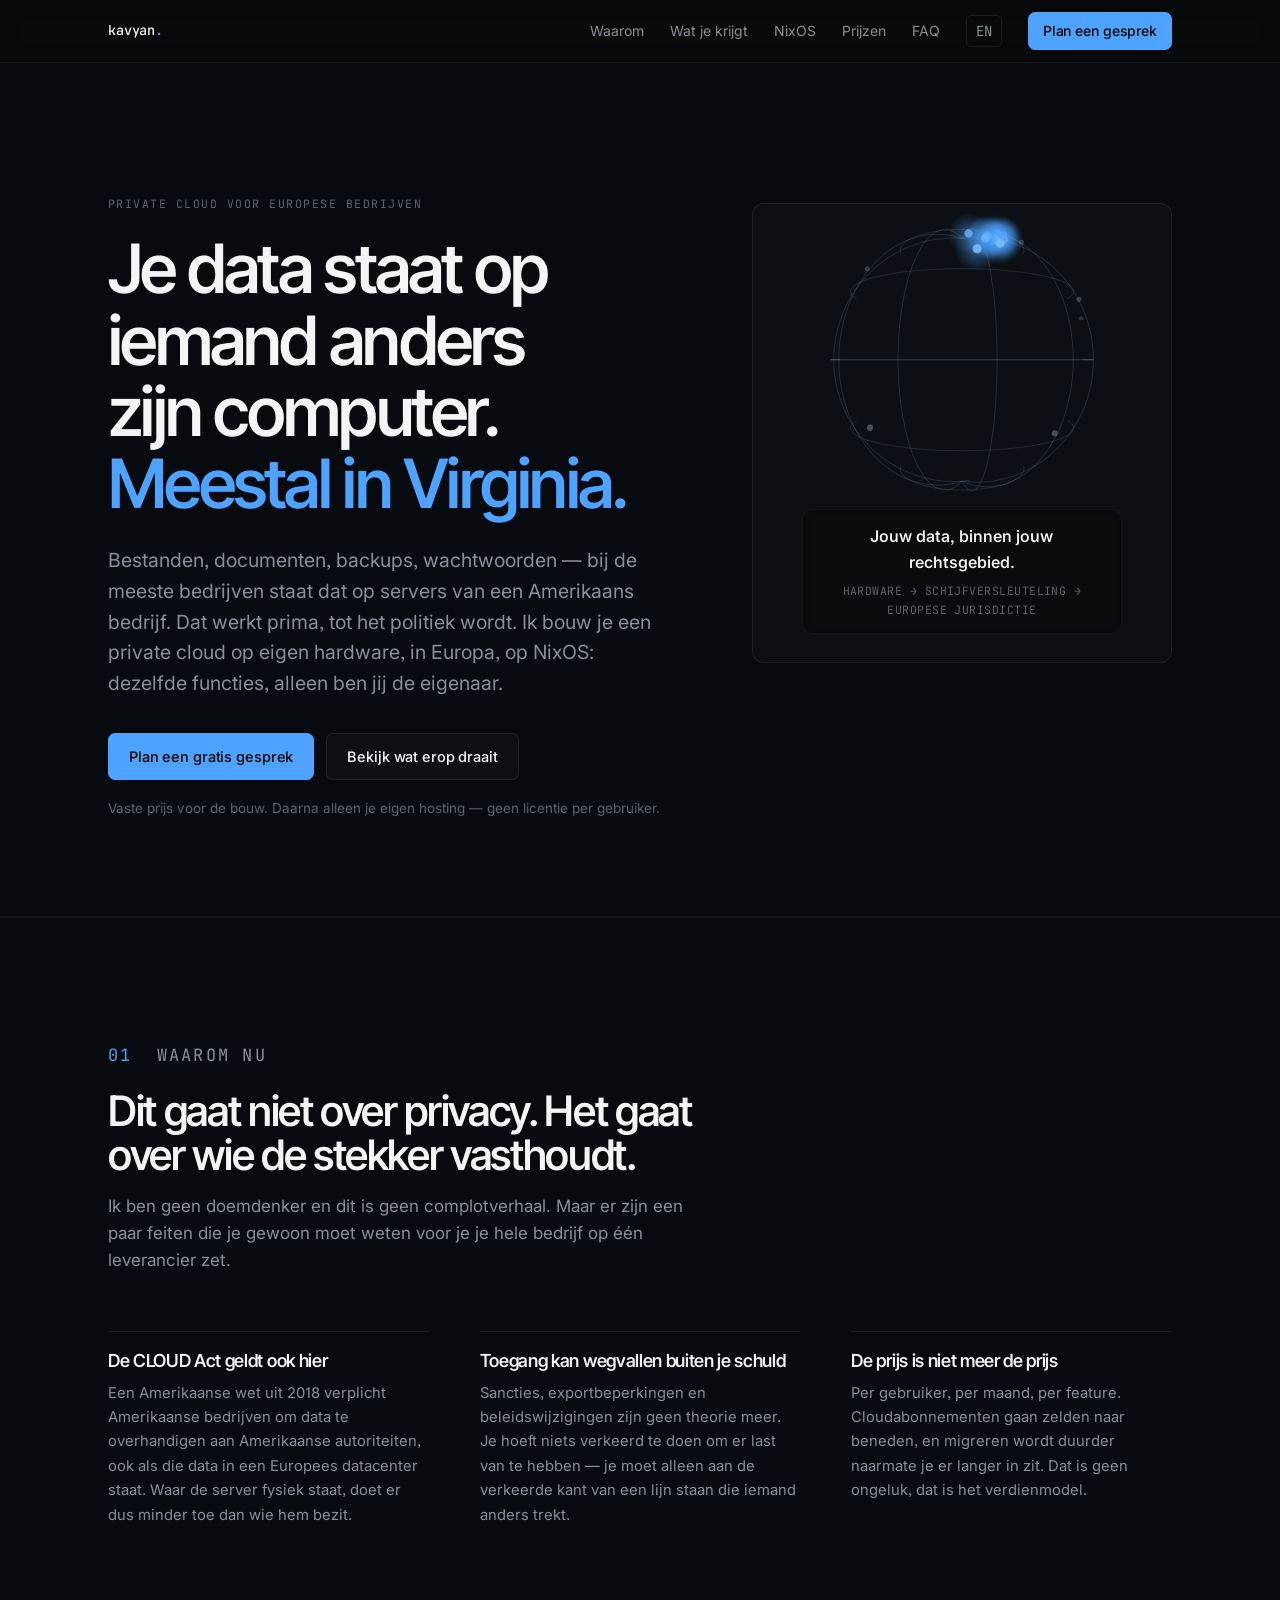
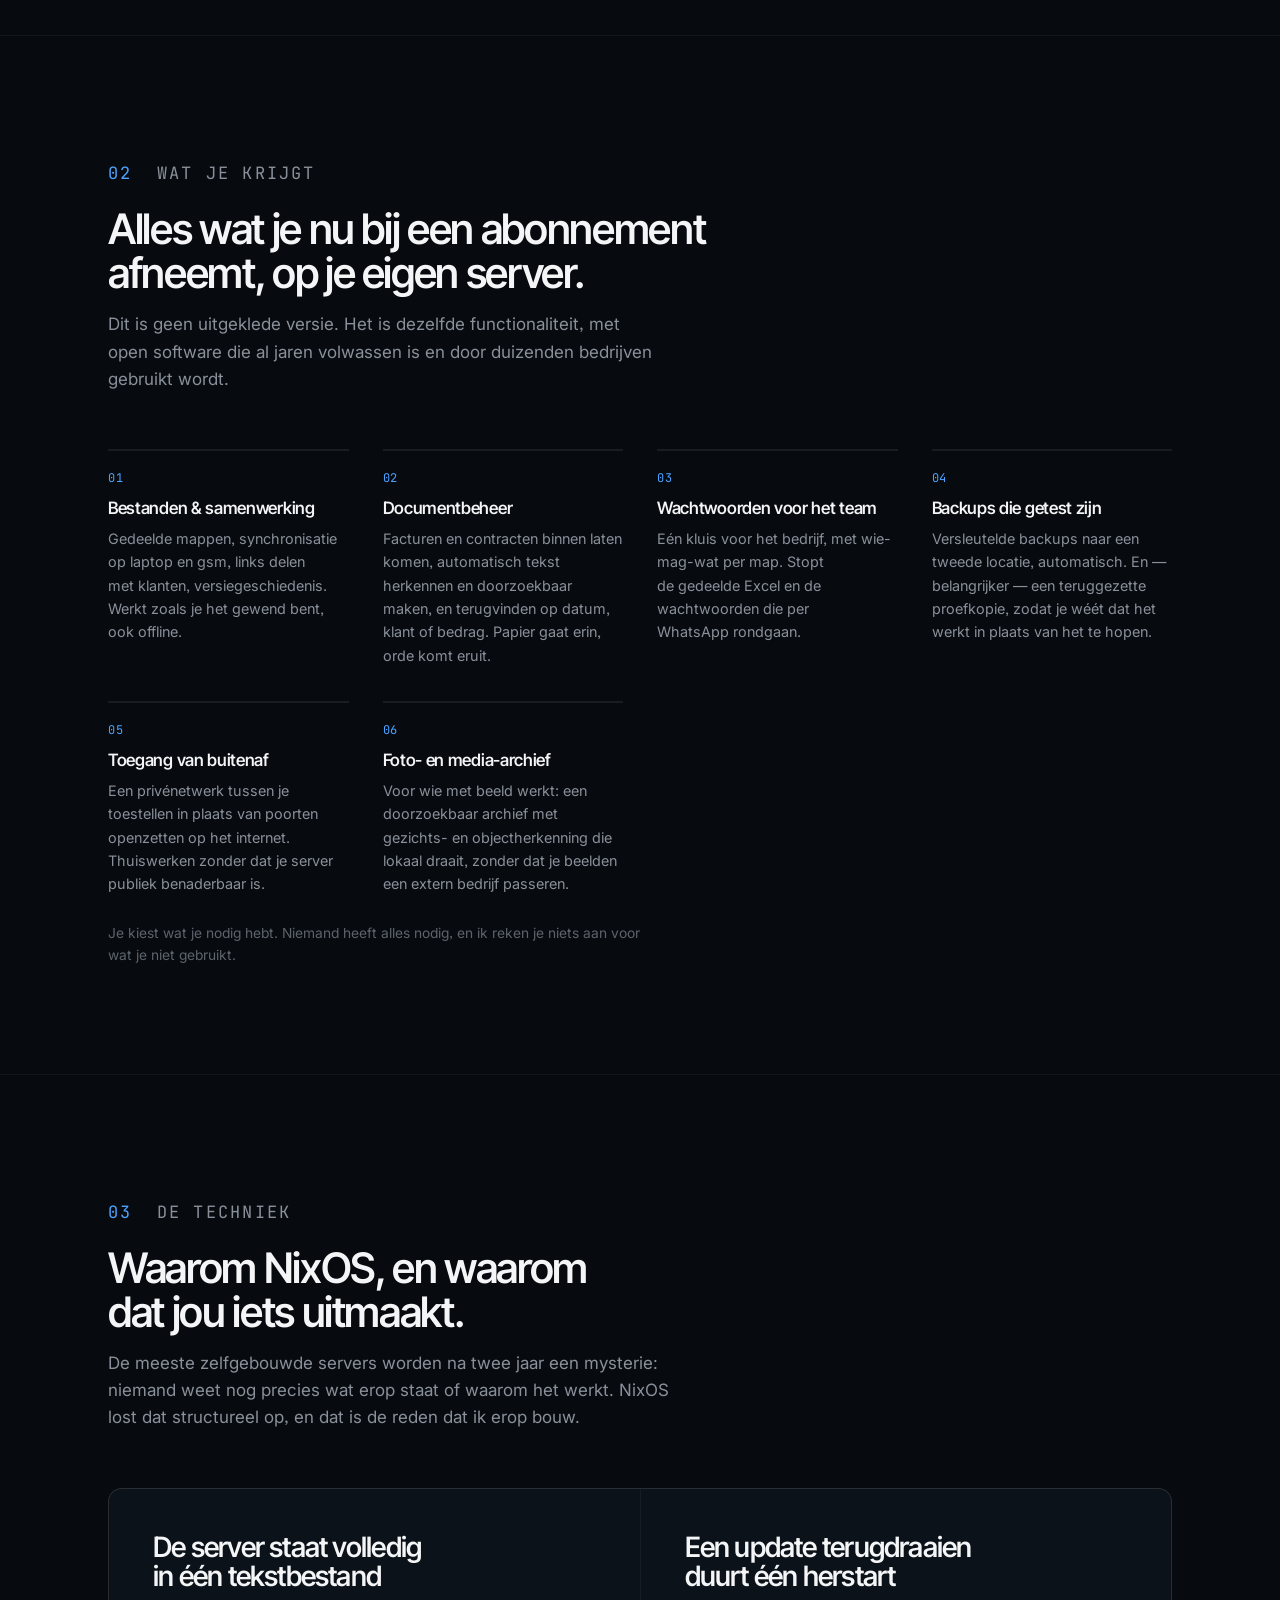
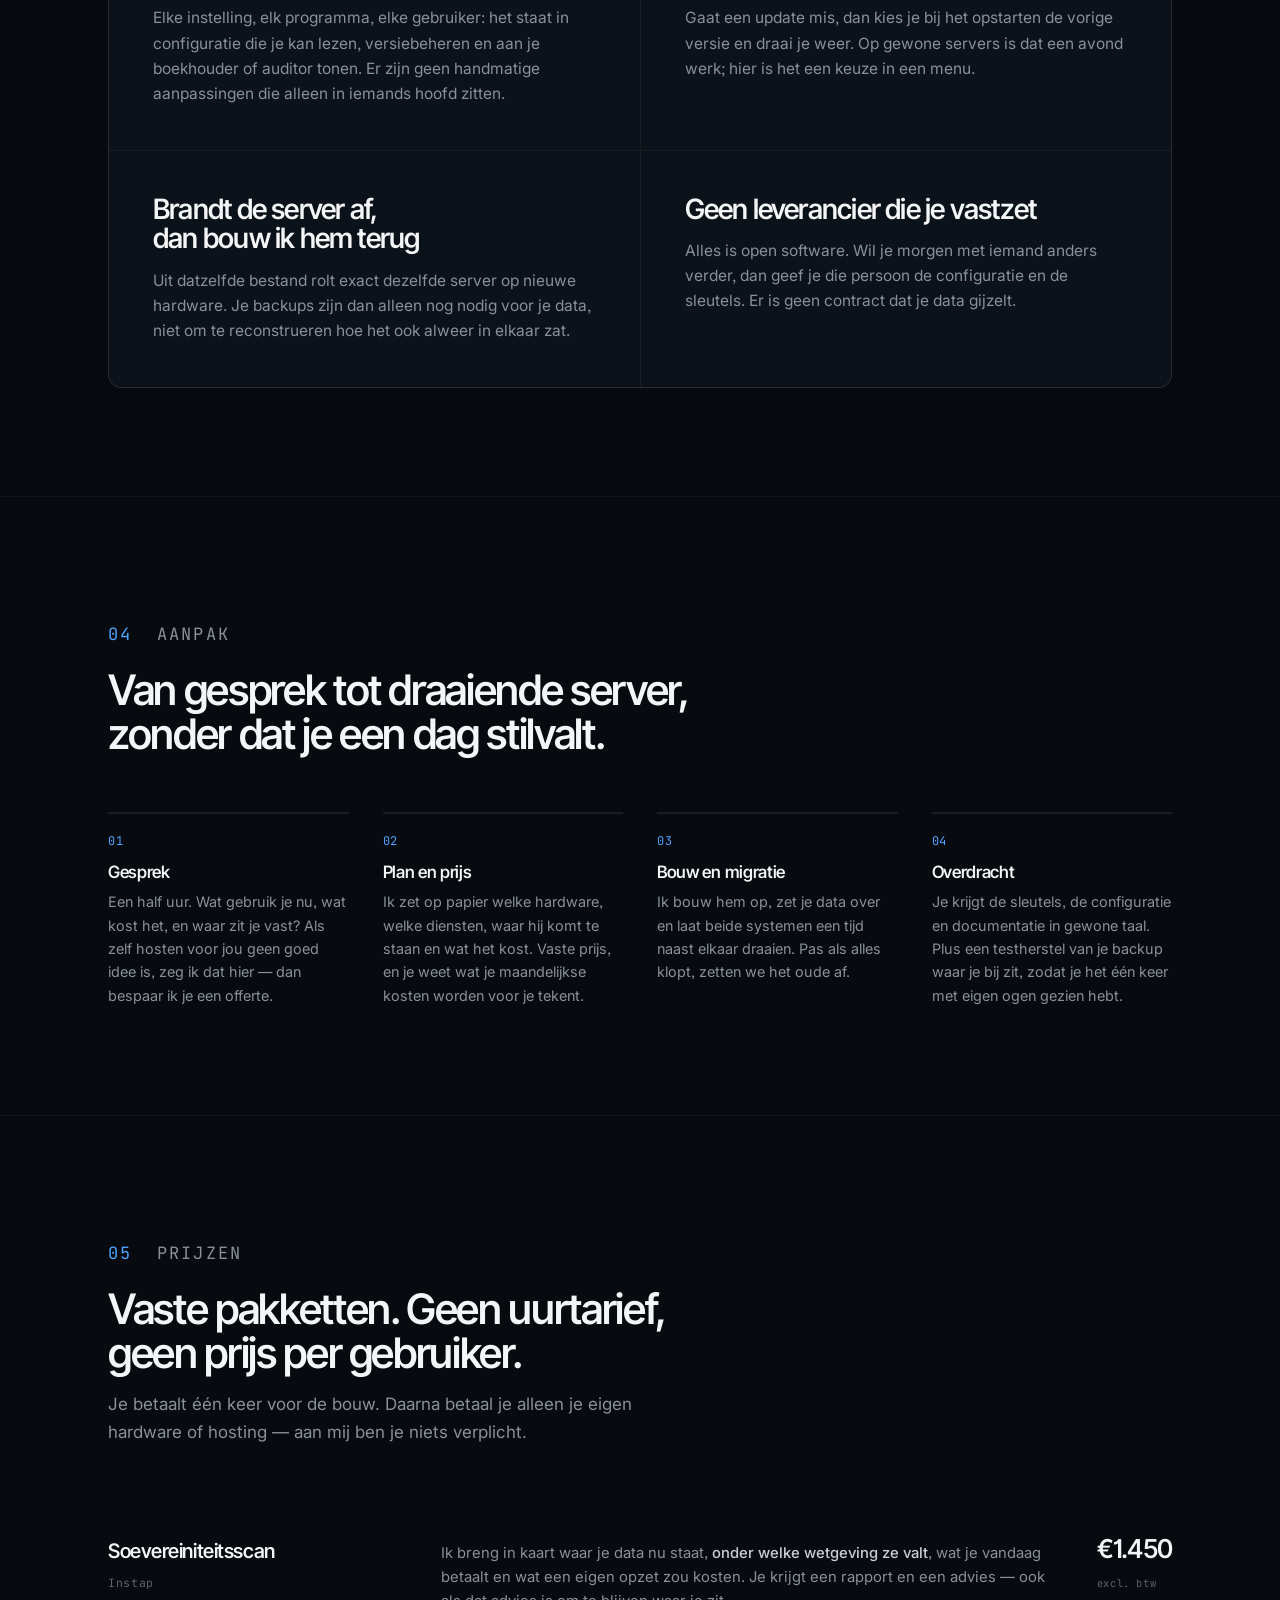
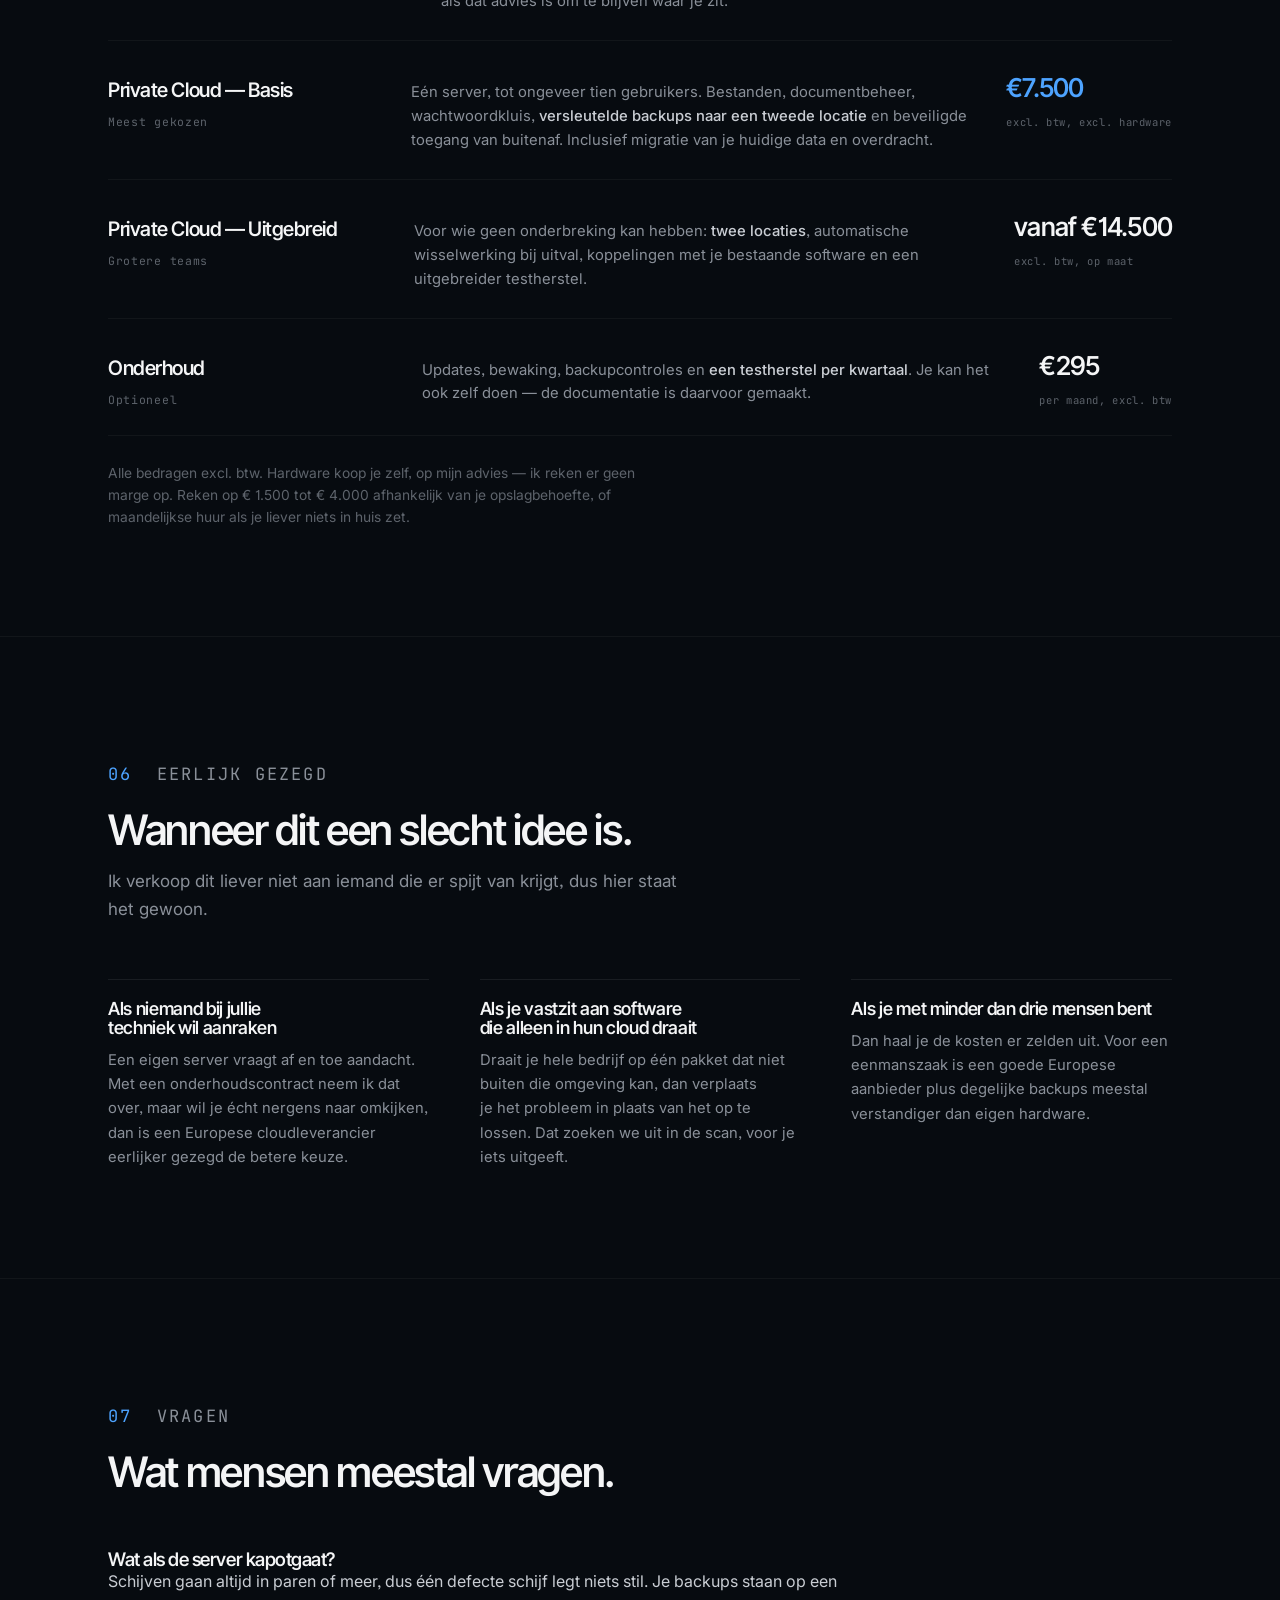
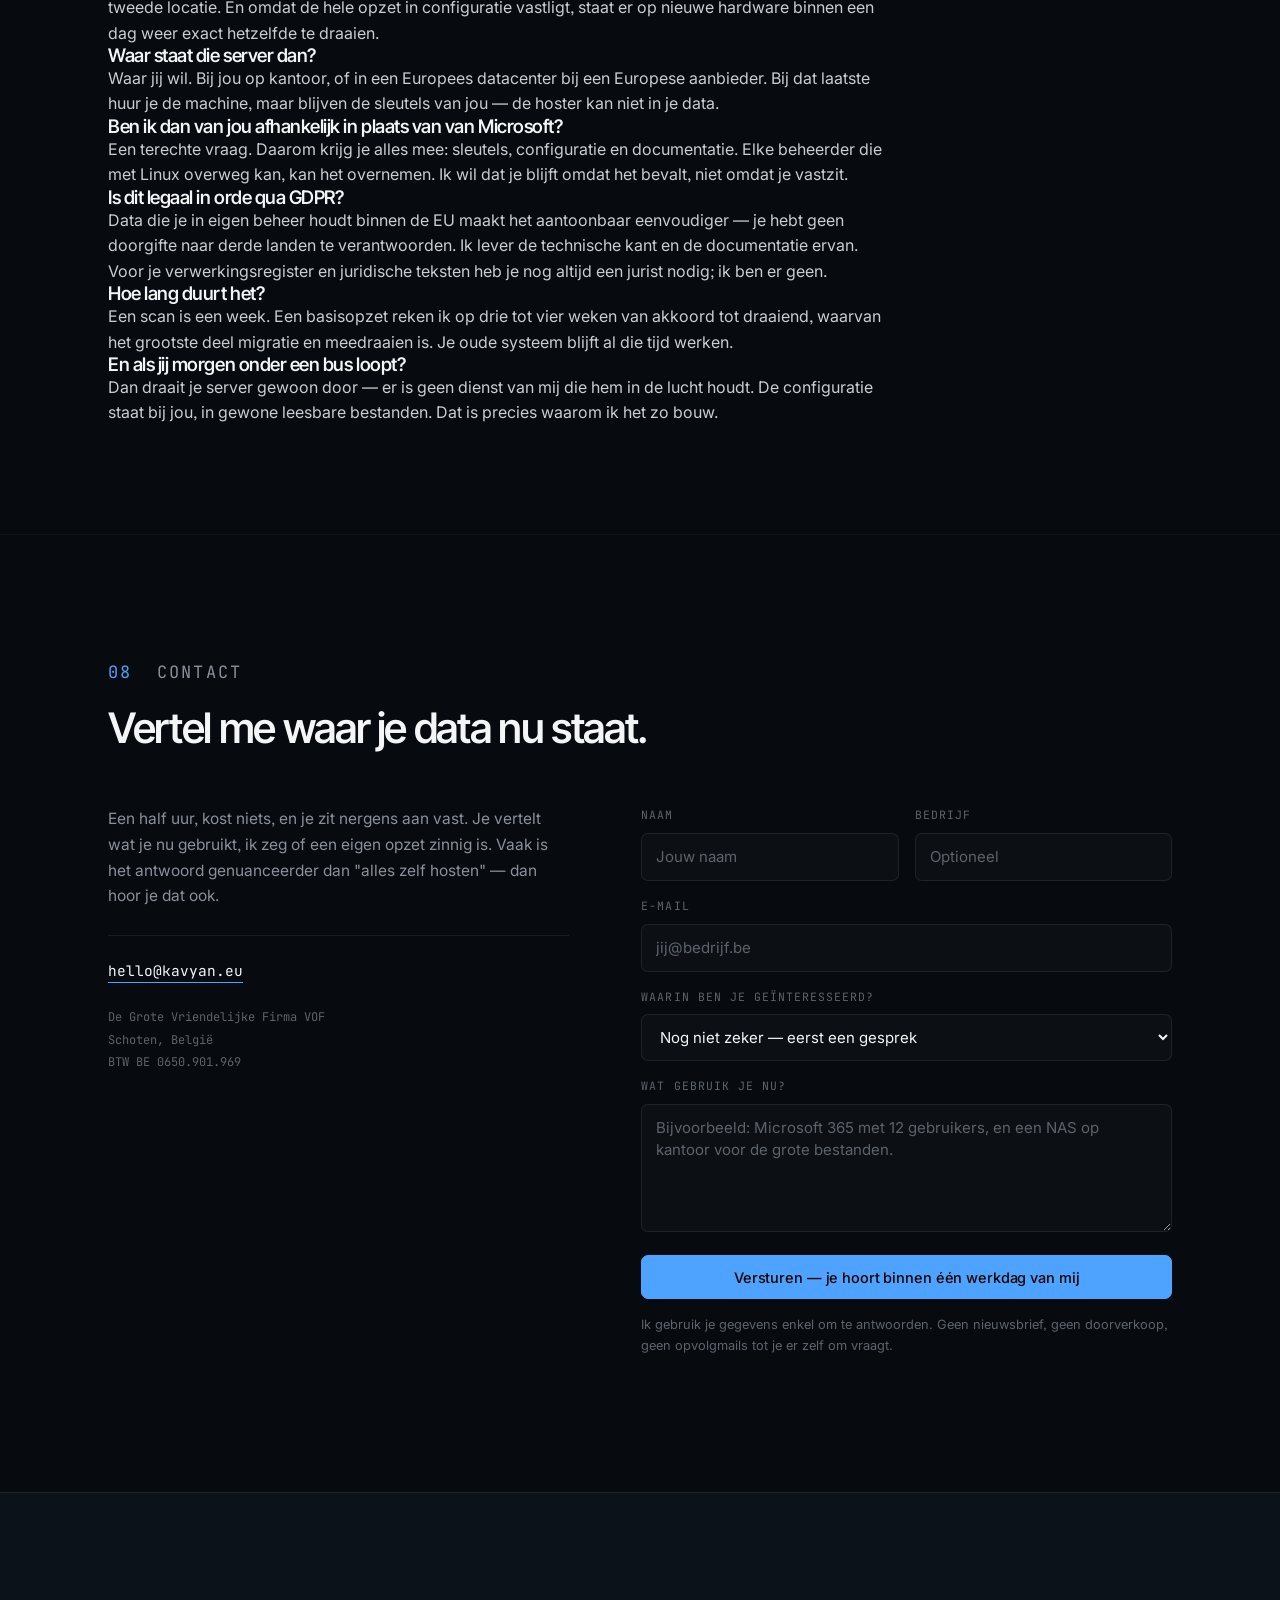
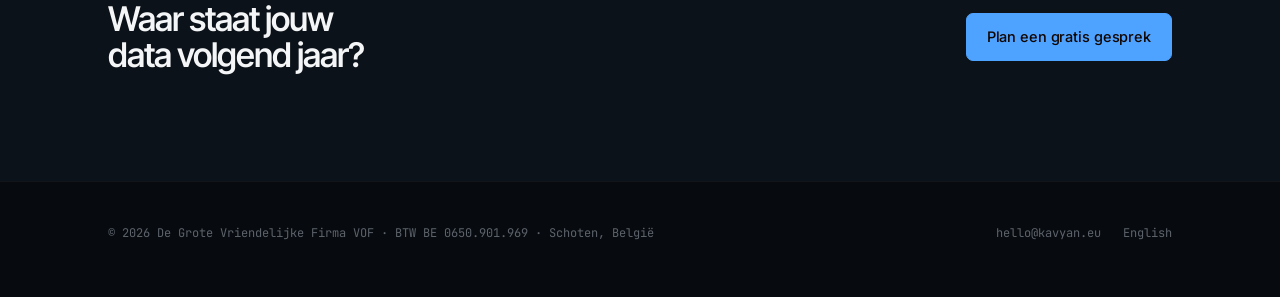
<file: index.html>
<!DOCTYPE html>
<html lang="nl">
<head>
<meta charset="utf-8">
<meta name="viewport" content="width=device-width, initial-scale=1">
<title>Private cloud op eigen hardware, in Europa — Kavyan</title>
<meta name="description" content="Je bestanden, documenten en backups op een server die je zelf bezit, in Europa, op NixOS. Geen Amerikaanse cloudwet, geen abonnement dat elk jaar duurder wordt. Vaste prijs.">
<link rel="canonical" href="https://kavyan.eu/">
<link rel="alternate" hreflang="nl" href="https://kavyan.eu/">
<link rel="alternate" hreflang="en" href="https://kavyan.eu/en/">
<link rel="alternate" hreflang="x-default" href="https://kavyan.eu/">
<meta property="og:type" content="website">
<meta property="og:title" content="Kavyan — private cloud op eigen hardware, in Europa">
<meta property="og:description" content="Je data op een server die je zelf bezit, in Europa, op NixOS. Vaste prijs, geen abonnementsval.">
<meta property="og:url" content="https://kavyan.eu/">
<meta property="og:locale" content="nl_BE">
<meta name="theme-color" content="#070b10">
<link rel="preconnect" href="https://fonts.googleapis.com">
<link rel="preconnect" href="https://fonts.gstatic.com" crossorigin>
<link href="https://fonts.googleapis.com/css2?family=Inter+Tight:wght@400;500;600&family=Inter:wght@400;500;600&family=JetBrains+Mono:wght@400;500&display=swap" rel="stylesheet">
<link rel="stylesheet" href="/assets/style.css">
<script type="application/ld+json">
{
  "@context": "https://schema.org",
  "@type": "ProfessionalService",
  "name": "Kavyan",
  "url": "https://kavyan.eu/",
  "email": "hello@kavyan.eu",
  "areaServed": "BE",
  "description": "Private cloud op eigen hardware voor bedrijven, gebouwd op NixOS. Bestanden, documenten, backups en wachtwoorden in eigen beheer, binnen Europa.",
  "parentOrganization": {
    "@type": "Organization",
    "name": "De Grote Vriendelijke Firma VOF",
    "vatID": "BE0650901969",
    "address": { "@type": "PostalAddress", "addressLocality": "Schoten", "addressCountry": "BE" }
  }
}
</script>
</head>
<body>

<header class="site-head">
  <div class="wrap">
    <a class="logo" href="/">kavyan<b>.</b></a>
    <nav class="nav">
      <a href="#waarom">Waarom</a>
      <a href="#wat">Wat je krijgt</a>
      <a href="#nixos">NixOS</a>
      <a href="#prijzen">Prijzen</a>
      <a href="#faq">FAQ</a>
      <a class="lang" href="/en/" hreflang="en">EN</a>
      <a class="btn btn-primary btn-sm" href="#contact">Plan een gesprek</a>
    </nav>
  </div>
</header>

<main>

<section class="hero">
  <div class="wrap">
    <div>
      <p class="eyebrow">Private cloud voor Europese bedrijven</p>
      <h1>Je data staat op iemand anders zijn computer. <em>Meestal in Virginia.</em></h1>
      <p class="lede">Bestanden, documenten, backups, wachtwoorden — bij de meeste bedrijven staat dat op servers van een Amerikaans bedrijf. Dat werkt prima, tot het politiek wordt. Ik bouw je een private cloud op eigen hardware, in Europa, op NixOS: dezelfde functies, alleen ben jij de eigenaar.</p>
      <div class="hero-cta">
        <a class="btn btn-primary" href="#contact">Plan een gratis gesprek</a>
        <a class="btn btn-ghost" href="#wat">Bekijk wat erop draait</a>
      </div>
      <p class="hero-note">Vaste prijs voor de bouw. Daarna alleen je eigen hosting — geen licentie per gebruiker.</p>
    </div>

    <aside class="hero-aside graph-wrap">
      <canvas id="globe" aria-hidden="true"></canvas>
      <div class="graph-caption">
        <b>Jouw data, binnen jouw rechtsgebied.</b>
        <span>hardware → schijfversleuteling → Europese jurisdictie</span>
      </div>
    </aside>
  </div>
</section>

<section class="section-line" id="waarom">
  <div class="wrap">
    <div class="sec-head">
      <p class="eyebrow"><span class="num">01</span> &nbsp;Waarom nu</p>
      <h2>Dit gaat niet over privacy. Het gaat over wie de stekker vasthoudt.</h2>
      <p>Ik ben geen doemdenker en dit is geen complotverhaal. Maar er zijn een paar feiten die je gewoon moet weten voor je je hele bedrijf op één leverancier zet.</p>
    </div>
    <div class="pain">
      <div>
        <h3>De CLOUD Act geldt ook hier</h3>
        <p>Een Amerikaanse wet uit 2018 verplicht Amerikaanse bedrijven om data te overhandigen aan Amerikaanse autoriteiten, ook als die data in een Europees datacenter staat. Waar de server fysiek staat, doet er dus minder toe dan wie hem bezit.</p>
      </div>
      <div>
        <h3>Toegang kan wegvallen buiten je schuld</h3>
        <p>Sancties, exportbeperkingen en beleidswijzigingen zijn geen theorie meer. Je hoeft niets verkeerd te doen om er last van te hebben — je moet alleen aan de verkeerde kant van een lijn staan die iemand anders trekt.</p>
      </div>
      <div>
        <h3>De prijs is niet meer de prijs</h3>
        <p>Per gebruiker, per maand, per feature. Cloudabonnementen gaan zelden naar beneden, en migreren wordt duurder naarmate je er langer in zit. Dat is geen ongeluk, dat is het verdienmodel.</p>
      </div>
    </div>
  </div>
</section>

<section class="section-line" id="wat">
  <div class="wrap">
    <div class="sec-head">
      <p class="eyebrow"><span class="num">02</span> &nbsp;Wat je krijgt</p>
      <h2>Alles wat je nu bij een abonnement afneemt, op je eigen server.</h2>
      <p>Dit is geen uitgeklede versie. Het is dezelfde functionaliteit, met open software die al jaren volwassen is en door duizenden bedrijven gebruikt wordt.</p>
    </div>
    <div class="steps">
      <div class="step">
        <h3>Bestanden &amp; samenwerking</h3>
        <p>Gedeelde mappen, synchronisatie op laptop en gsm, links delen met klanten, versiegeschiedenis. Werkt zoals je het gewend bent, ook offline.</p>
      </div>
      <div class="step">
        <h3>Documentbeheer</h3>
        <p>Facturen en contracten binnen laten komen, automatisch tekst herkennen en doorzoekbaar maken, en terugvinden op datum, klant of bedrag. Papier gaat erin, orde komt eruit.</p>
      </div>
      <div class="step">
        <h3>Wachtwoorden voor het team</h3>
        <p>Eén kluis voor het bedrijf, met wie-mag-wat per map. Stopt de gedeelde Excel en de wachtwoorden die per WhatsApp rondgaan.</p>
      </div>
      <div class="step">
        <h3>Backups die getest zijn</h3>
        <p>Versleutelde backups naar een tweede locatie, automatisch. En — belangrijker — een teruggezette proefkopie, zodat je wéét dat het werkt in plaats van het te hopen.</p>
      </div>
      <div class="step">
        <h3>Toegang van buitenaf</h3>
        <p>Een privénetwerk tussen je toestellen in plaats van poorten openzetten op het internet. Thuiswerken zonder dat je server publiek benaderbaar is.</p>
      </div>
      <div class="step">
        <h3>Foto- en media-archief</h3>
        <p>Voor wie met beeld werkt: een doorzoekbaar archief met gezichts- en objectherkenning die lokaal draait, zonder dat je beelden een extern bedrijf passeren.</p>
      </div>
    </div>
    <p class="price-note">Je kiest wat je nodig hebt. Niemand heeft alles nodig, en ik reken je niets aan voor wat je niet gebruikt.</p>
  </div>
</section>

<section class="section-line" id="nixos">
  <div class="wrap">
    <div class="sec-head">
      <p class="eyebrow"><span class="num">03</span> &nbsp;De techniek</p>
      <h2>Waarom NixOS, en waarom dat jou iets uitmaakt.</h2>
      <p>De meeste zelfgebouwde servers worden na twee jaar een mysterie: niemand weet nog precies wat erop staat of waarom het werkt. NixOS lost dat structureel op, en dat is de reden dat ik erop bouw.</p>
    </div>
    <div class="tracks">
      <div class="track">
        <h3>De server staat volledig in één tekstbestand</h3>
        <p>Elke instelling, elk programma, elke gebruiker: het staat in configuratie die je kan lezen, versiebeheren en aan je boekhouder of auditor tonen. Er zijn geen handmatige aanpassingen die alleen in iemands hoofd zitten.</p>
      </div>
      <div class="track">
        <h3>Een update terugdraaien duurt één herstart</h3>
        <p>Gaat een update mis, dan kies je bij het opstarten de vorige versie en draai je weer. Op gewone servers is dat een avond werk; hier is het een keuze in een menu.</p>
      </div>
      <div class="track">
        <h3>Brandt de server af, dan bouw ik hem terug</h3>
        <p>Uit datzelfde bestand rolt exact dezelfde server op nieuwe hardware. Je backups zijn dan alleen nog nodig voor je data, niet om te reconstrueren hoe het ook alweer in elkaar zat.</p>
      </div>
      <div class="track">
        <h3>Geen leverancier die je vastzet</h3>
        <p>Alles is open software. Wil je morgen met iemand anders verder, dan geef je die persoon de configuratie en de sleutels. Er is geen contract dat je data gijzelt.</p>
      </div>
    </div>
  </div>
</section>

<section class="section-line" id="aanpak">
  <div class="wrap">
    <div class="sec-head">
      <p class="eyebrow"><span class="num">04</span> &nbsp;Aanpak</p>
      <h2>Van gesprek tot draaiende server, zonder dat je een dag stilvalt.</h2>
    </div>
    <div class="steps">
      <div class="step">
        <h3>Gesprek</h3>
        <p>Een half uur. Wat gebruik je nu, wat kost het, en waar zit je vast? Als zelf hosten voor jou geen goed idee is, zeg ik dat hier — dan bespaar ik je een offerte.</p>
      </div>
      <div class="step">
        <h3>Plan en prijs</h3>
        <p>Ik zet op papier welke hardware, welke diensten, waar hij komt te staan en wat het kost. Vaste prijs, en je weet wat je maandelijkse kosten worden voor je tekent.</p>
      </div>
      <div class="step">
        <h3>Bouw en migratie</h3>
        <p>Ik bouw hem op, zet je data over en laat beide systemen een tijd naast elkaar draaien. Pas als alles klopt, zetten we het oude af.</p>
      </div>
      <div class="step">
        <h3>Overdracht</h3>
        <p>Je krijgt de sleutels, de configuratie en documentatie in gewone taal. Plus een testherstel van je backup waar je bij zit, zodat je het één keer met eigen ogen gezien hebt.</p>
      </div>
    </div>
  </div>
</section>

<section class="section-line" id="prijzen">
  <div class="wrap">
    <div class="sec-head">
      <p class="eyebrow"><span class="num">05</span> &nbsp;Prijzen</p>
      <h2>Vaste pakketten. Geen uurtarief, geen prijs per gebruiker.</h2>
      <p>Je betaalt één keer voor de bouw. Daarna betaal je alleen je eigen hardware of hosting — aan mij ben je niets verplicht.</p>
    </div>

    <div class="price-group">
      <div class="price-row">
        <div class="name">Soevereiniteitsscan<span>Instap</span></div>
        <div class="what">Ik breng in kaart waar je data nu staat, <b>onder welke wetgeving ze valt</b>, wat je vandaag betaalt en wat een eigen opzet zou kosten. Je krijgt een rapport en een advies — ook als dat advies is om te blijven waar je zit.</div>
        <div class="amt">€1.450<small>excl. btw</small></div>
      </div>
      <div class="price-row feature">
        <div class="name">Private Cloud — Basis<span>Meest gekozen</span></div>
        <div class="what">Eén server, tot ongeveer tien gebruikers. Bestanden, documentbeheer, wachtwoordkluis, <b>versleutelde backups naar een tweede locatie</b> en beveiligde toegang van buitenaf. Inclusief migratie van je huidige data en overdracht.</div>
        <div class="amt">€7.500<small>excl. btw, excl. hardware</small></div>
      </div>
      <div class="price-row">
        <div class="name">Private Cloud — Uitgebreid<span>Grotere teams</span></div>
        <div class="what">Voor wie geen onderbreking kan hebben: <b>twee locaties</b>, automatische wisselwerking bij uitval, koppelingen met je bestaande software en een uitgebreider testherstel.</div>
        <div class="amt">vanaf €14.500<small>excl. btw, op maat</small></div>
      </div>
      <div class="price-row">
        <div class="name">Onderhoud<span>Optioneel</span></div>
        <div class="what">Updates, bewaking, backupcontroles en <b>een testherstel per kwartaal</b>. Je kan het ook zelf doen — de documentatie is daarvoor gemaakt.</div>
        <div class="amt">€295<small>per maand, excl. btw</small></div>
      </div>
    </div>

    <p class="price-note">Alle bedragen excl. btw. Hardware koop je zelf, op mijn advies — ik reken er geen marge op. Reken op € 1.500 tot € 4.000 afhankelijk van je opslagbehoefte, of maandelijkse huur als je liever niets in huis zet.</p>
  </div>
</section>

<section class="section-line" id="eerlijk">
  <div class="wrap">
    <div class="sec-head">
      <p class="eyebrow"><span class="num">06</span> &nbsp;Eerlijk gezegd</p>
      <h2>Wanneer dit een slecht idee is.</h2>
      <p>Ik verkoop dit liever niet aan iemand die er spijt van krijgt, dus hier staat het gewoon.</p>
    </div>
    <div class="pain">
      <div>
        <h3>Als niemand bij jullie techniek wil aanraken</h3>
        <p>Een eigen server vraagt af en toe aandacht. Met een onderhoudscontract neem ik dat over, maar wil je écht nergens naar omkijken, dan is een Europese cloudleverancier eerlijker gezegd de betere keuze.</p>
      </div>
      <div>
        <h3>Als je vastzit aan software die alleen in hun cloud draait</h3>
        <p>Draait je hele bedrijf op één pakket dat niet buiten die omgeving kan, dan verplaats je het probleem in plaats van het op te lossen. Dat zoeken we uit in de scan, voor je iets uitgeeft.</p>
      </div>
      <div>
        <h3>Als je met minder dan drie mensen bent</h3>
        <p>Dan haal je de kosten er zelden uit. Voor een eenmanszaak is een goede Europese aanbieder plus degelijke backups meestal verstandiger dan eigen hardware.</p>
      </div>
    </div>
  </div>
</section>

<section class="section-line" id="faq">
  <div class="wrap">
    <div class="sec-head">
      <p class="eyebrow"><span class="num">07</span> &nbsp;Vragen</p>
      <h2>Wat mensen meestal vragen.</h2>
    </div>
    <div class="faq">
      <div>
        <h3>Wat als de server kapotgaat?</h3>
        <p>Schijven gaan altijd in paren of meer, dus één defecte schijf legt niets stil. Je backups staan op een tweede locatie. En omdat de hele opzet in configuratie vastligt, staat er op nieuwe hardware binnen een dag weer exact hetzelfde te draaien.</p>
      </div>
      <div>
        <h3>Waar staat die server dan?</h3>
        <p>Waar jij wil. Bij jou op kantoor, of in een Europees datacenter bij een Europese aanbieder. Bij dat laatste huur je de machine, maar blijven de sleutels van jou — de hoster kan niet in je data.</p>
      </div>
      <div>
        <h3>Ben ik dan van jou afhankelijk in plaats van van Microsoft?</h3>
        <p>Een terechte vraag. Daarom krijg je alles mee: sleutels, configuratie en documentatie. Elke beheerder die met Linux overweg kan, kan het overnemen. Ik wil dat je blijft omdat het bevalt, niet omdat je vastzit.</p>
      </div>
      <div>
        <h3>Is dit legaal in orde qua GDPR?</h3>
        <p>Data die je in eigen beheer houdt binnen de EU maakt het aantoonbaar eenvoudiger — je hebt geen doorgifte naar derde landen te verantwoorden. Ik lever de technische kant en de documentatie ervan. Voor je verwerkingsregister en juridische teksten heb je nog altijd een jurist nodig; ik ben er geen.</p>
      </div>
      <div>
        <h3>Hoe lang duurt het?</h3>
        <p>Een scan is een week. Een basisopzet reken ik op drie tot vier weken van akkoord tot draaiend, waarvan het grootste deel migratie en meedraaien is. Je oude systeem blijft al die tijd werken.</p>
      </div>
      <div>
        <h3>En als jij morgen onder een bus loopt?</h3>
        <p>Dan draait je server gewoon door — er is geen dienst van mij die hem in de lucht houdt. De configuratie staat bij jou, in gewone leesbare bestanden. Dat is precies waarom ik het zo bouw.</p>
      </div>
    </div>
  </div>
</section>

<section class="section-line" id="contact">
  <div class="wrap">
    <div class="sec-head">
      <p class="eyebrow"><span class="num">08</span> &nbsp;Contact</p>
      <h2>Vertel me waar je data nu staat.</h2>
    </div>
    <div class="contact-grid">
      <div class="contact-side">
        <p>Een half uur, kost niets, en je zit nergens aan vast. Je vertelt wat je nu gebruikt, ik zeg of een eigen opzet zinnig is. Vaak is het antwoord genuanceerder dan "alles zelf hosten" — dan hoor je dat ook.</p>
        <div class="direct">
          <a href="mailto:hello@kavyan.eu">hello@kavyan.eu</a>
        </div>
        <p class="meta">
          De Grote Vriendelijke Firma VOF<br>
          Schoten, België<br>
          BTW BE 0650.901.969
        </p>
      </div>

      <form action="https://2-31-203-240.sslip.io/api/lead" method="POST" data-contact>
        <div class="field-row">
          <div class="field">
            <label for="naam">Naam</label>
            <input id="naam" name="naam" type="text" required autocomplete="name" placeholder="Jouw naam">
          </div>
          <div class="field">
            <label for="bedrijf">Bedrijf</label>
            <input id="bedrijf" name="bedrijf" type="text" autocomplete="organization" placeholder="Optioneel">
          </div>
        </div>
        <div class="field">
          <label for="email">E-mail</label>
          <input id="email" name="email" type="email" required autocomplete="email" placeholder="jij@bedrijf.be">
        </div>
        <div class="field">
          <label for="interesse">Waarin ben je geïnteresseerd?</label>
          <select id="interesse" name="interesse">
            <option>Nog niet zeker — eerst een gesprek</option>
            <option>Soevereiniteitsscan (€1.450)</option>
            <option>Private Cloud — Basis (€7.500)</option>
            <option>Private Cloud — Uitgebreid (vanaf €14.500)</option>
            <option>Onderhoud (€295/maand)</option>
          </select>
        </div>
        <div class="field">
          <label for="bericht">Wat gebruik je nu?</label>
          <textarea id="bericht" name="bericht" required placeholder="Bijvoorbeeld: Microsoft 365 met 12 gebruikers, en een NAS op kantoor voor de grote bestanden."></textarea>
        </div>
        <input type="hidden" name="pagina" value="/">
        <input type="hidden" name="taal" value="nl">
        <input class="hp" type="text" name="_gotcha" tabindex="-1" autocomplete="off" aria-hidden="true">
        <button class="btn btn-primary" type="submit">Versturen — je hoort binnen één werkdag van mij</button>
        <p class="form-foot">Ik gebruik je gegevens enkel om te antwoorden. Geen nieuwsbrief, geen doorverkoop, geen opvolgmails tot je er zelf om vraagt.</p>
      </form>
    </div>
  </div>
</section>

<section class="final">
  <div class="wrap">
    <h2>Waar staat jouw data volgend jaar?</h2>
    <a class="btn btn-primary" href="#contact">Plan een gratis gesprek</a>
  </div>
</section>

</main>

<footer class="site-foot">
  <div class="wrap">
    <p>© 2026 De Grote Vriendelijke Firma VOF · BTW BE 0650.901.969 · Schoten, België</p>
    <div class="foot-links">
      <a href="mailto:hello@kavyan.eu">hello@kavyan.eu</a>
      <a href="/en/" hreflang="en">English</a>
    </div>
  </div>
</footer>

<script src="/assets/sovereign-globe.js" defer></script>
<script src="/assets/contact.js" defer></script>
</body>
</html>
</file>
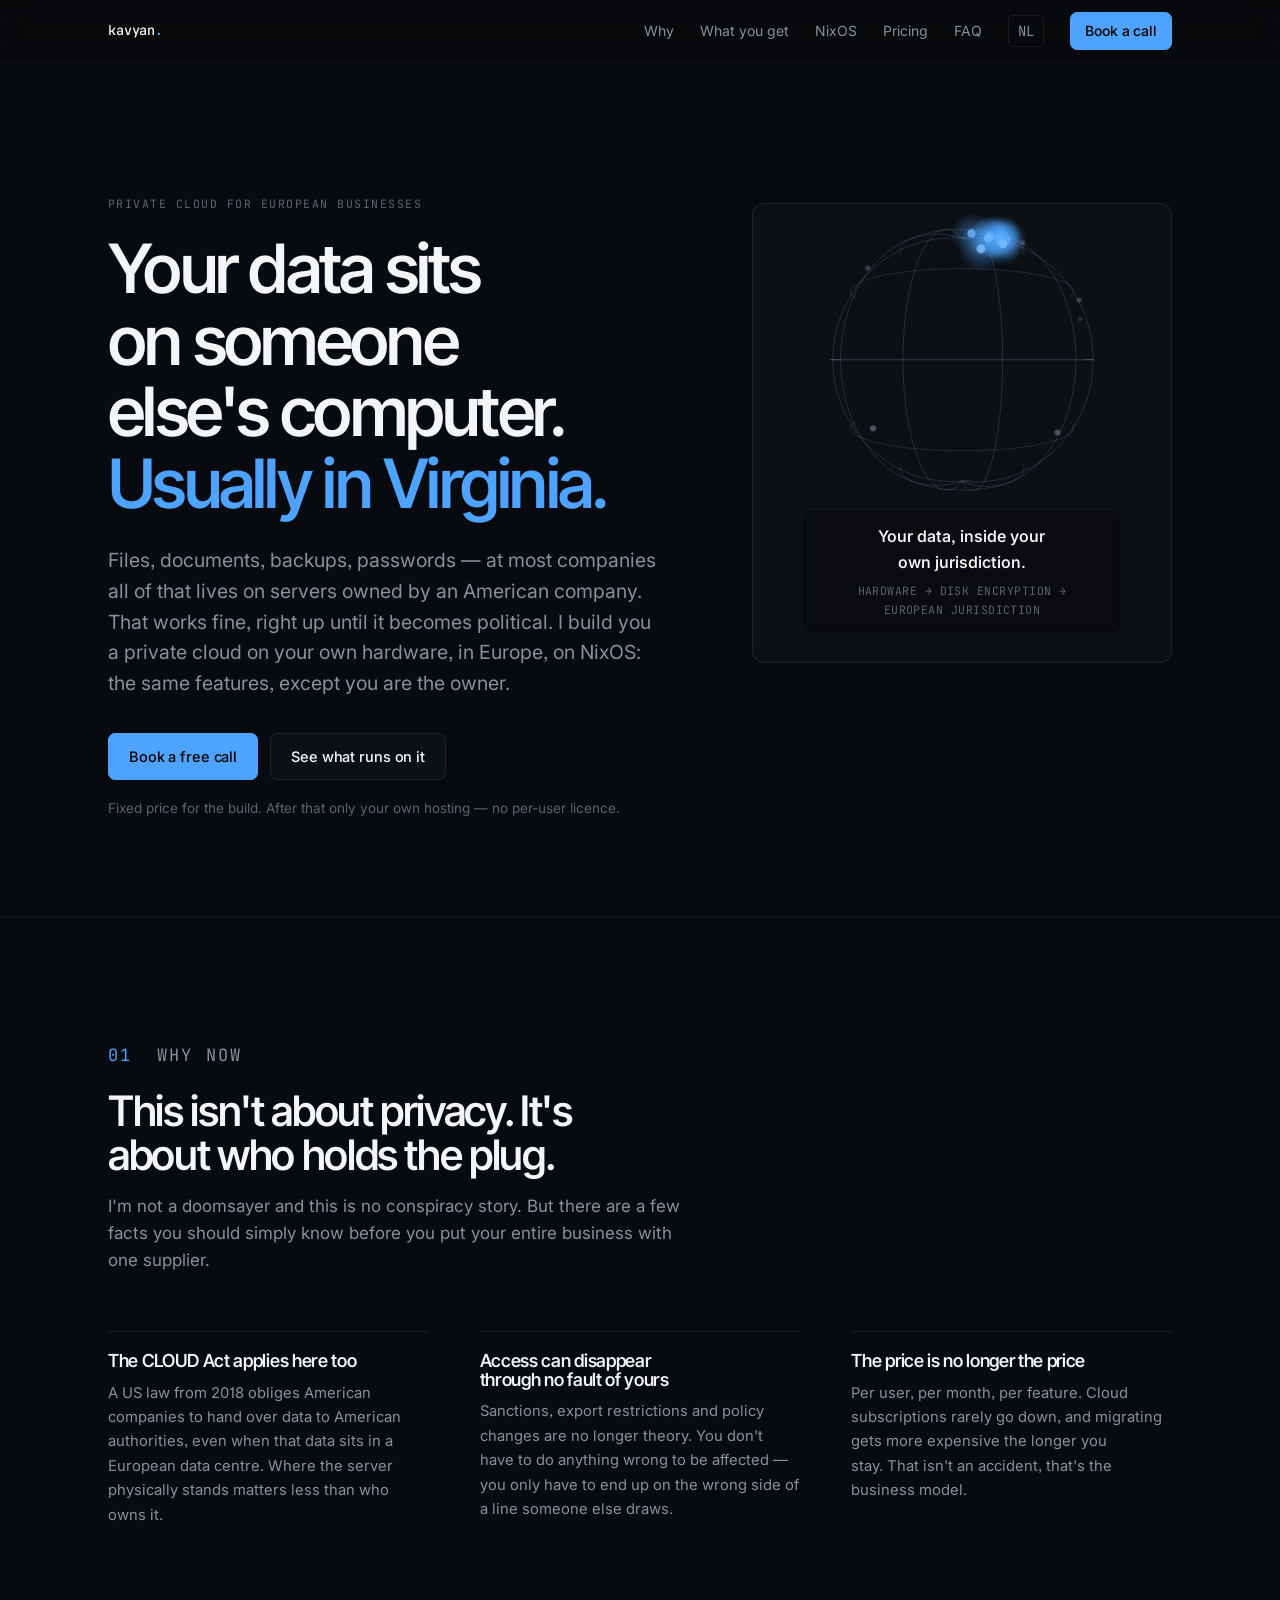
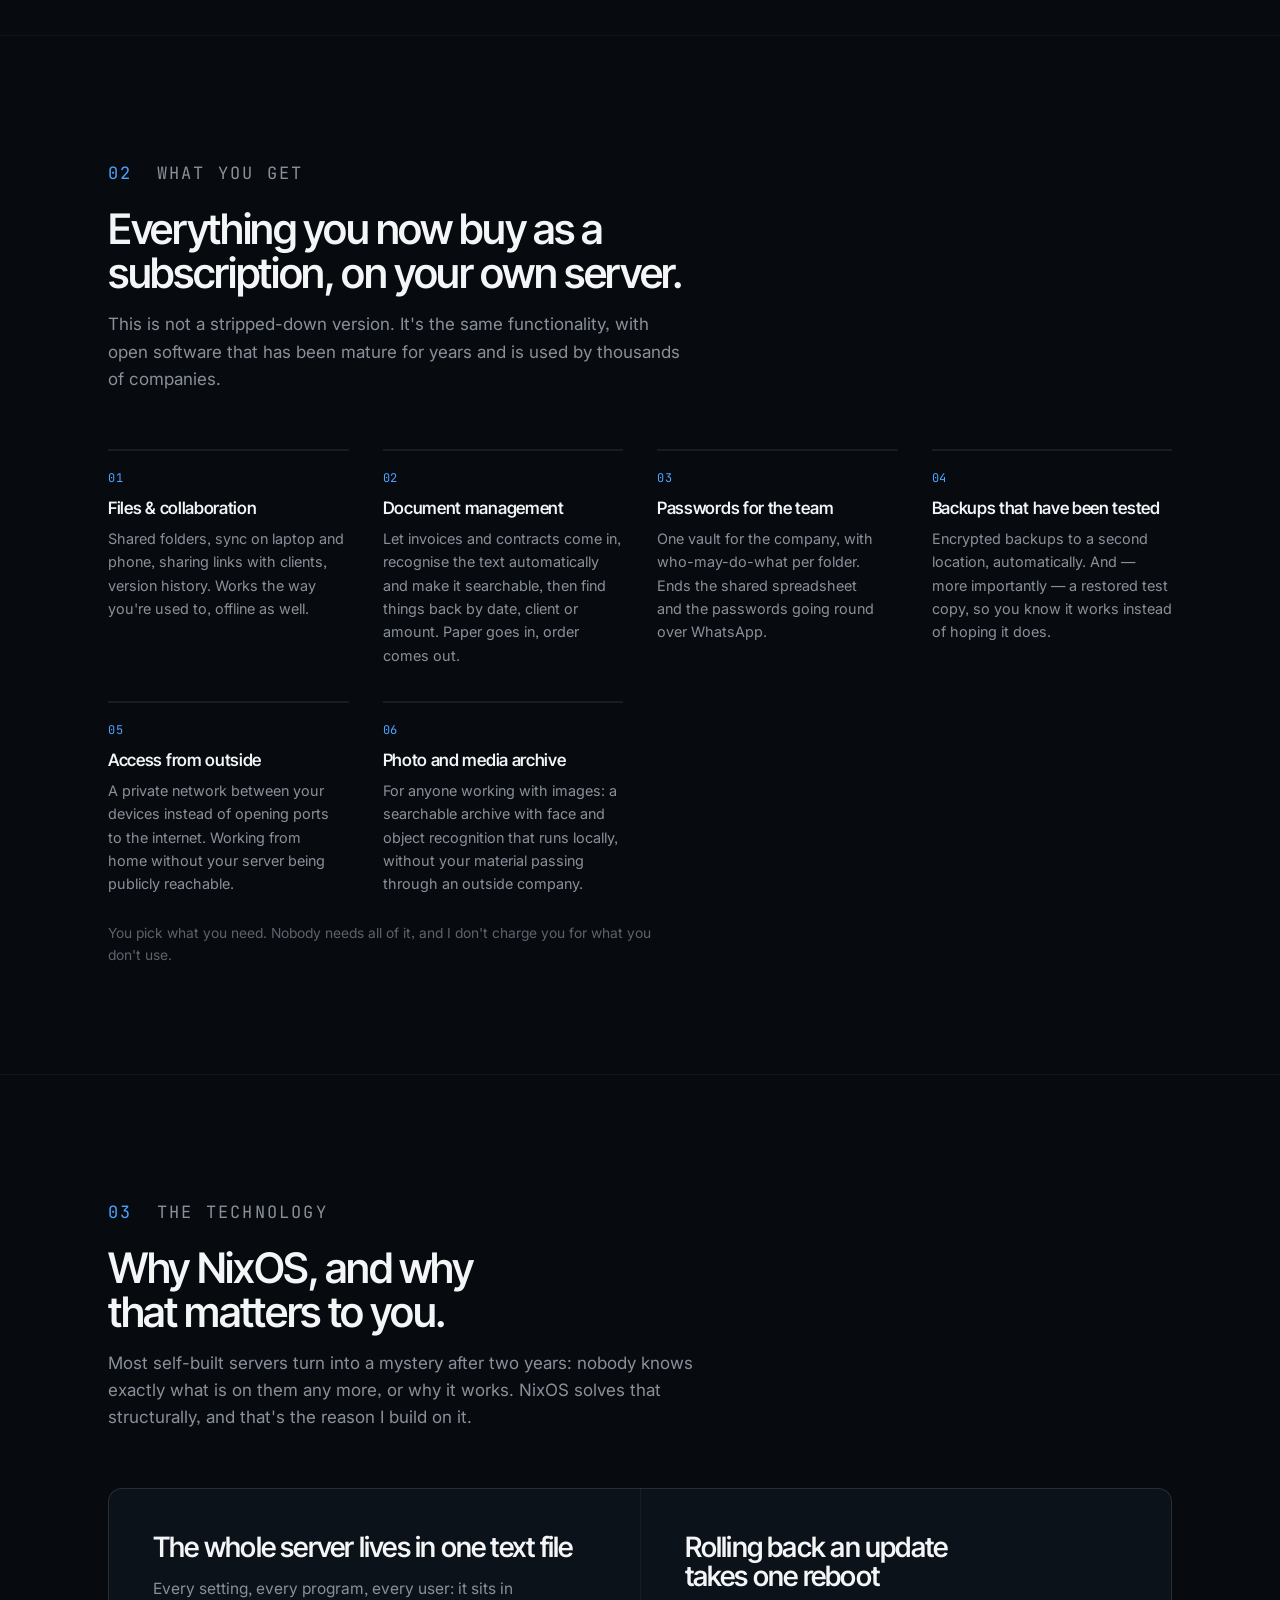
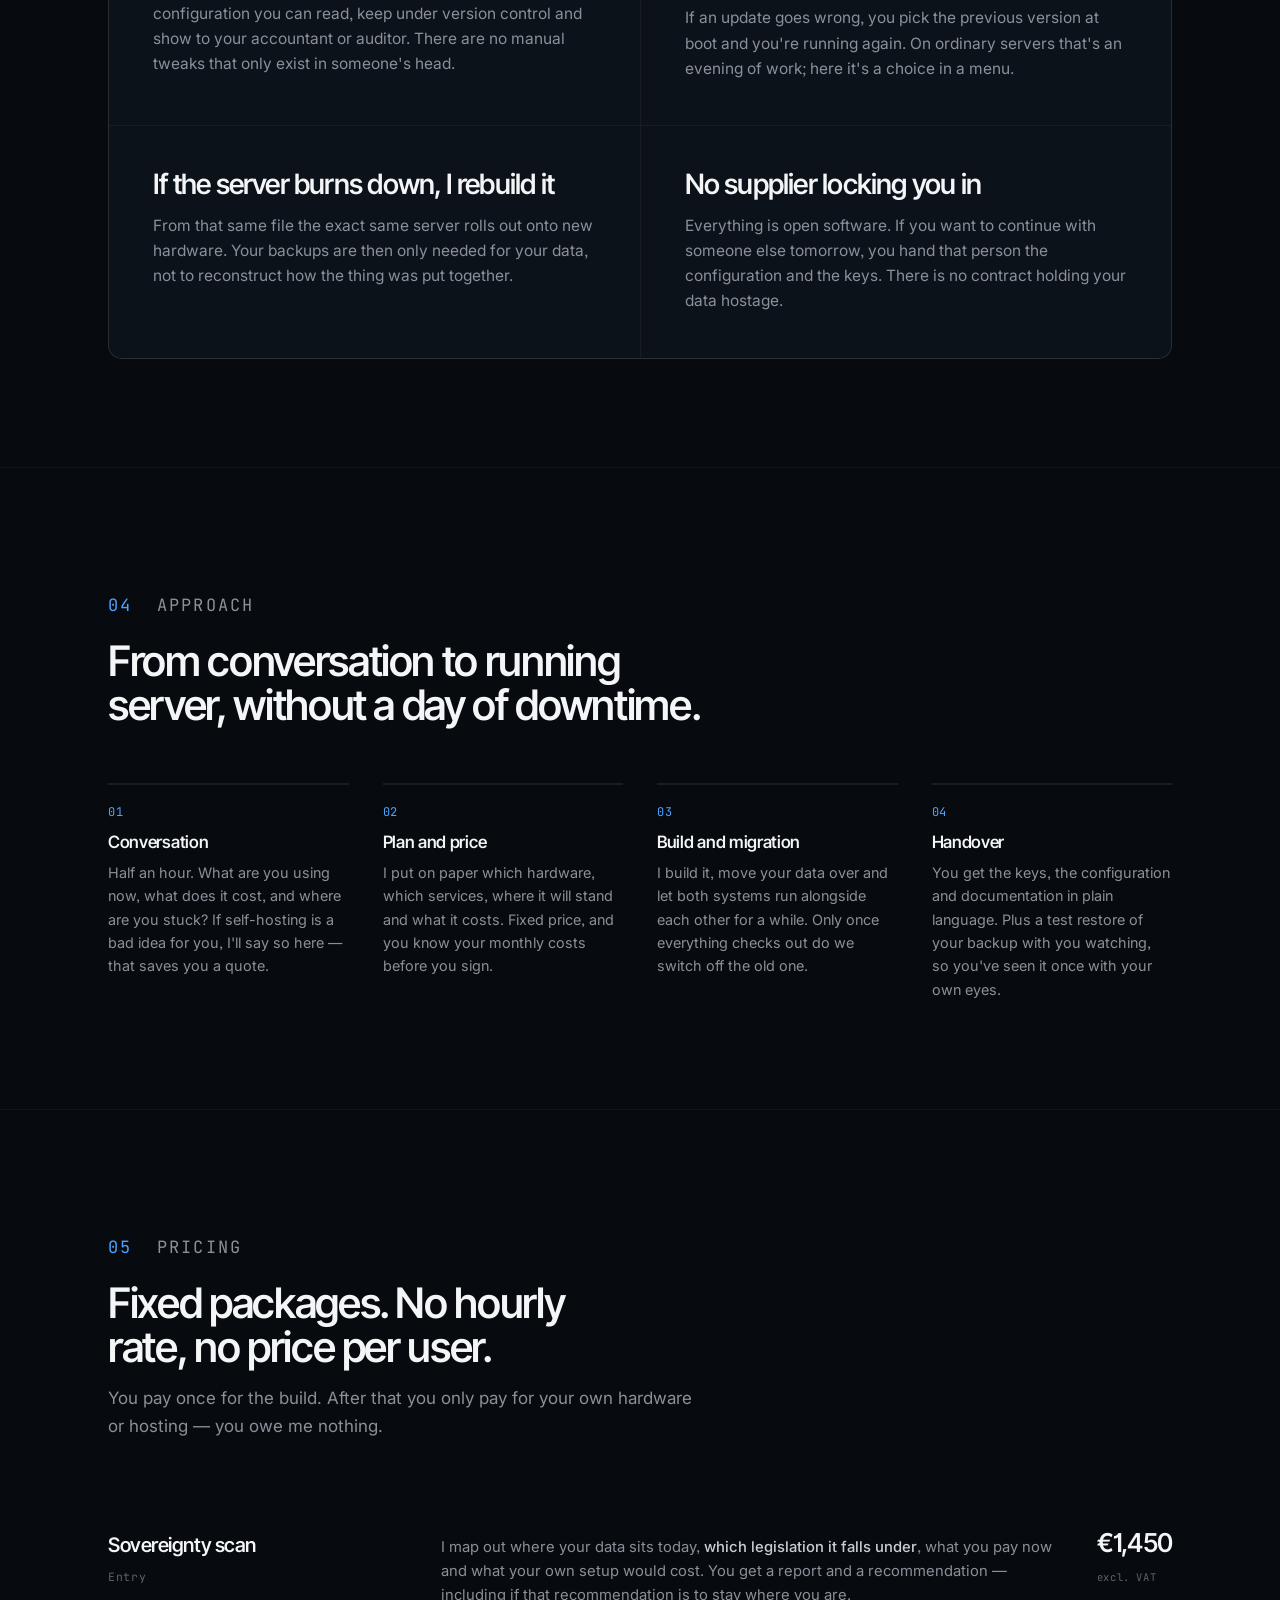
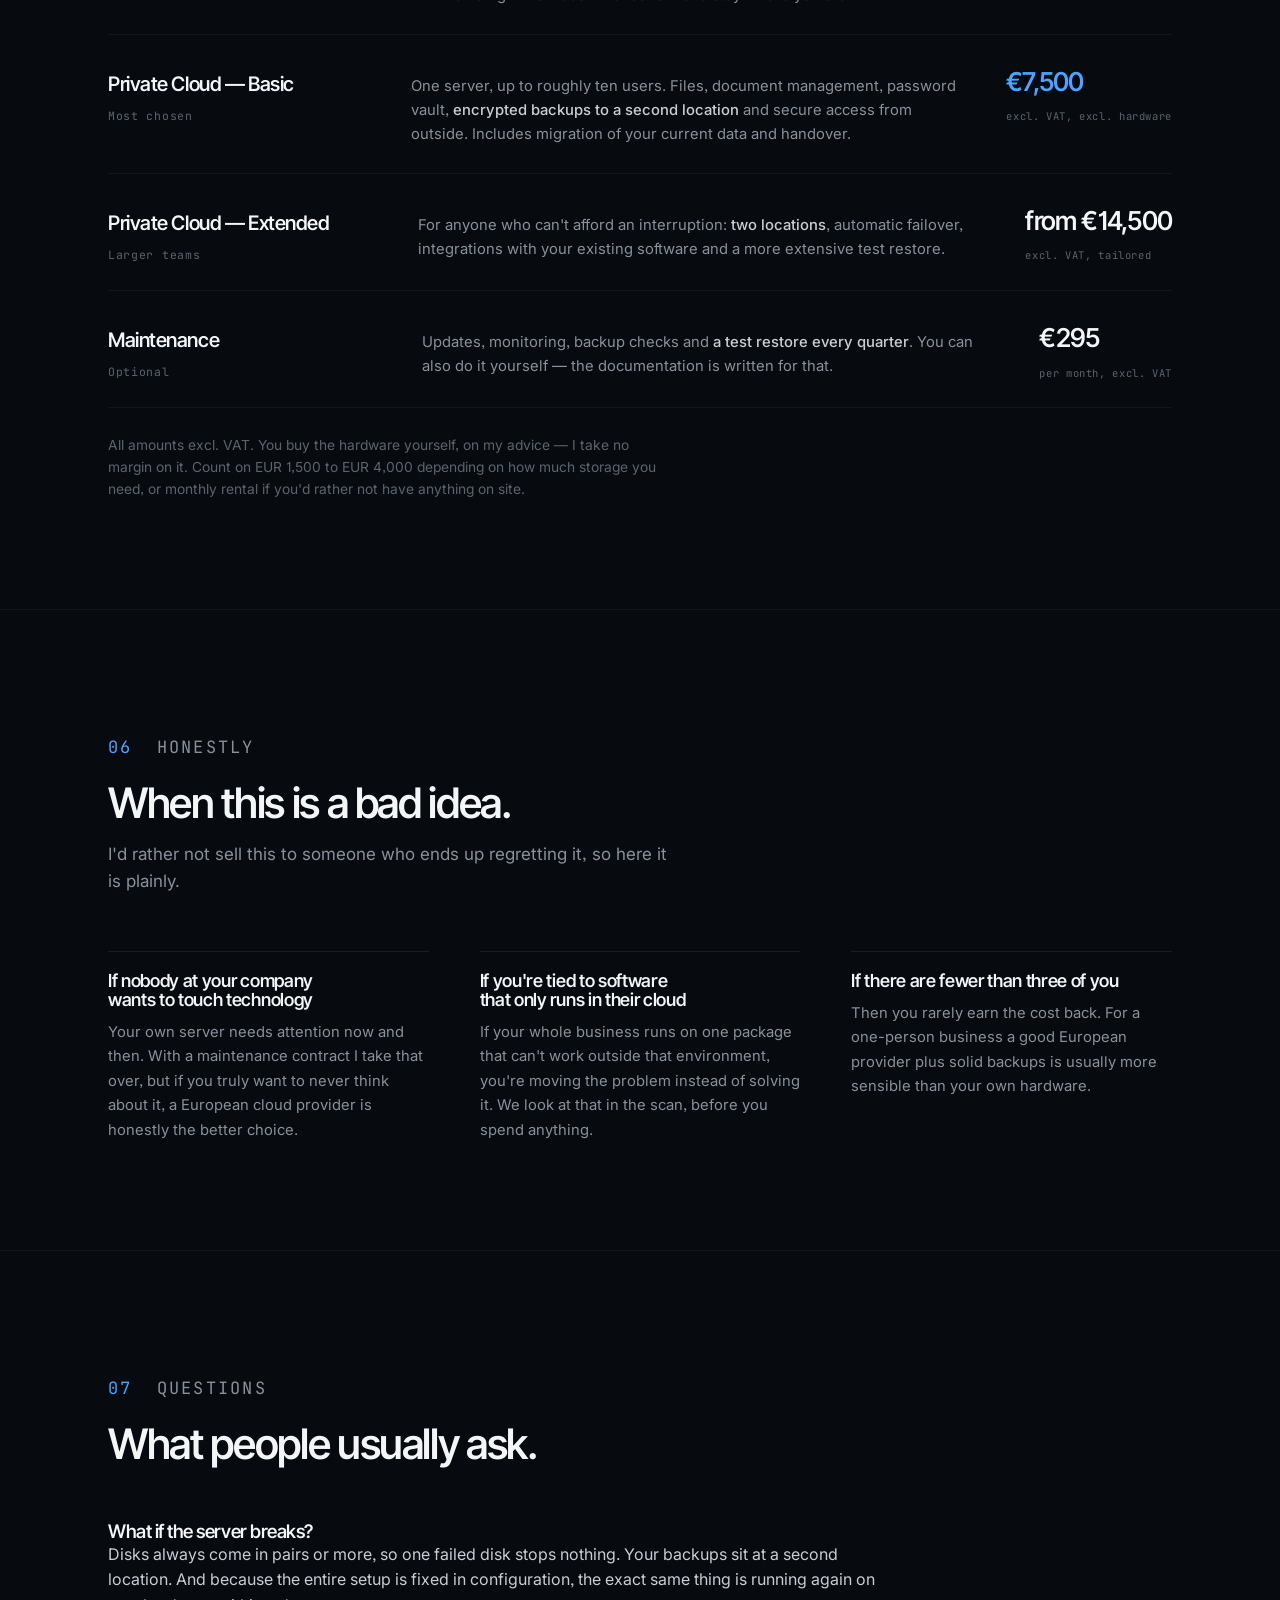
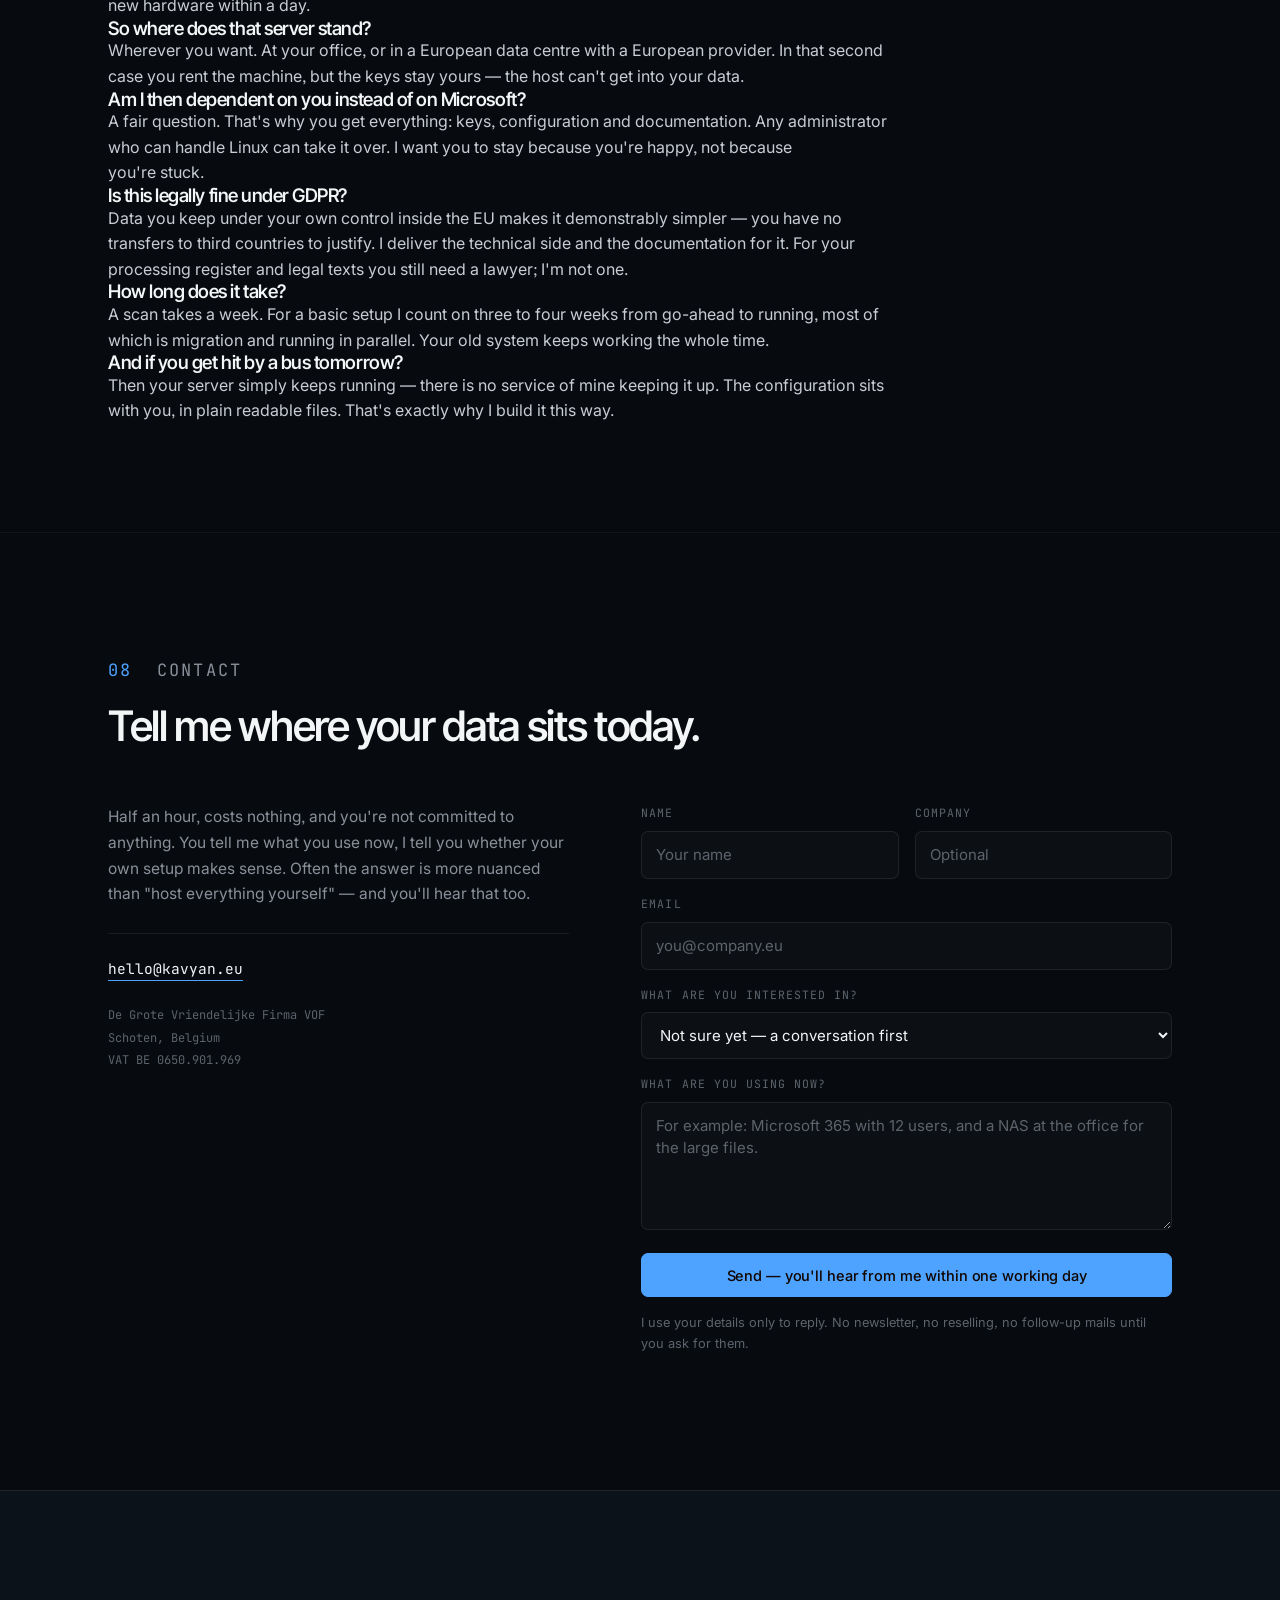
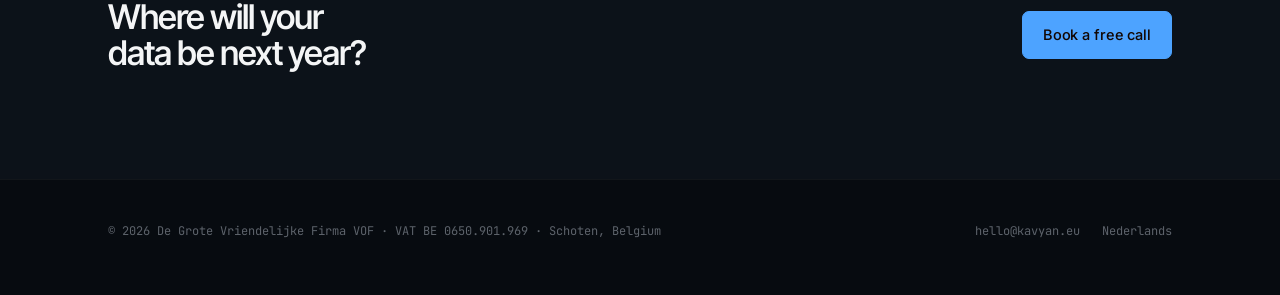
<file: en/index.html>
<!DOCTYPE html>
<html lang="en">
<head>
<meta charset="utf-8">
<meta name="viewport" content="width=device-width, initial-scale=1">
<title>Private cloud on your own hardware, in Europe — Kavyan</title>
<meta name="description" content="Your files, documents and backups on a server you own yourself, in Europe, on NixOS. No US cloud law, no subscription that gets more expensive every year. Fixed price.">
<link rel="canonical" href="https://kavyan.eu/en/">
<link rel="alternate" hreflang="nl" href="https://kavyan.eu/">
<link rel="alternate" hreflang="en" href="https://kavyan.eu/en/">
<link rel="alternate" hreflang="x-default" href="https://kavyan.eu/">
<meta property="og:type" content="website">
<meta property="og:title" content="Kavyan — private cloud on your own hardware, in Europe">
<meta property="og:description" content="Your data on a server you own yourself, in Europe, on NixOS. Fixed price, no subscription trap.">
<meta property="og:url" content="https://kavyan.eu/en/">
<meta property="og:locale" content="en">
<meta name="theme-color" content="#070b10">
<link rel="preconnect" href="https://fonts.googleapis.com">
<link rel="preconnect" href="https://fonts.gstatic.com" crossorigin>
<link href="https://fonts.googleapis.com/css2?family=Inter+Tight:wght@400;500;600&family=Inter:wght@400;500;600&family=JetBrains+Mono:wght@400;500&display=swap" rel="stylesheet">
<link rel="stylesheet" href="/assets/style.css">
<script type="application/ld+json">
{
  "@context": "https://schema.org",
  "@type": "ProfessionalService",
  "name": "Kavyan",
  "url": "https://kavyan.eu/en/",
  "email": "hello@kavyan.eu",
  "areaServed": "BE",
  "description": "Private cloud on your own hardware for businesses, built on NixOS. Files, documents, backups and passwords under your own control, inside Europe.",
  "parentOrganization": {
    "@type": "Organization",
    "name": "De Grote Vriendelijke Firma VOF",
    "vatID": "BE0650901969",
    "address": { "@type": "PostalAddress", "addressLocality": "Schoten", "addressCountry": "BE" }
  }
}
</script>
</head>
<body>

<header class="site-head">
  <div class="wrap">
    <a class="logo" href="/">kavyan<b>.</b></a>
    <nav class="nav">
      <a href="#why">Why</a>
      <a href="#what">What you get</a>
      <a href="#nixos">NixOS</a>
      <a href="#pricing">Pricing</a>
      <a href="#faq">FAQ</a>
      <a class="lang" href="/" hreflang="nl">NL</a>
      <a class="btn btn-primary btn-sm" href="#contact">Book a call</a>
    </nav>
  </div>
</header>

<main>

<section class="hero">
  <div class="wrap">
    <div>
      <p class="eyebrow">Private cloud for European businesses</p>
      <h1>Your data sits on someone else's computer. <em>Usually in Virginia.</em></h1>
      <p class="lede">Files, documents, backups, passwords — at most companies all of that lives on servers owned by an American company. That works fine, right up until it becomes political. I build you a private cloud on your own hardware, in Europe, on NixOS: the same features, except you are the owner.</p>
      <div class="hero-cta">
        <a class="btn btn-primary" href="#contact">Book a free call</a>
        <a class="btn btn-ghost" href="#what">See what runs on it</a>
      </div>
      <p class="hero-note">Fixed price for the build. After that only your own hosting — no per-user licence.</p>
    </div>

    <aside class="hero-aside graph-wrap">
      <canvas id="globe" aria-hidden="true"></canvas>
      <div class="graph-caption">
        <b>Your data, inside your own jurisdiction.</b>
        <span>hardware → disk encryption → European jurisdiction</span>
      </div>
    </aside>
  </div>
</section>

<section class="section-line" id="why">
  <div class="wrap">
    <div class="sec-head">
      <p class="eyebrow"><span class="num">01</span> &nbsp;Why now</p>
      <h2>This isn't about privacy. It's about who holds the plug.</h2>
      <p>I'm not a doomsayer and this is no conspiracy story. But there are a few facts you should simply know before you put your entire business with one supplier.</p>
    </div>
    <div class="pain">
      <div>
        <h3>The CLOUD Act applies here too</h3>
        <p>A US law from 2018 obliges American companies to hand over data to American authorities, even when that data sits in a European data centre. Where the server physically stands matters less than who owns it.</p>
      </div>
      <div>
        <h3>Access can disappear through no fault of yours</h3>
        <p>Sanctions, export restrictions and policy changes are no longer theory. You don't have to do anything wrong to be affected — you only have to end up on the wrong side of a line someone else draws.</p>
      </div>
      <div>
        <h3>The price is no longer the price</h3>
        <p>Per user, per month, per feature. Cloud subscriptions rarely go down, and migrating gets more expensive the longer you stay. That isn't an accident, that's the business model.</p>
      </div>
    </div>
  </div>
</section>

<section class="section-line" id="what">
  <div class="wrap">
    <div class="sec-head">
      <p class="eyebrow"><span class="num">02</span> &nbsp;What you get</p>
      <h2>Everything you now buy as a subscription, on your own server.</h2>
      <p>This is not a stripped-down version. It's the same functionality, with open software that has been mature for years and is used by thousands of companies.</p>
    </div>
    <div class="steps">
      <div class="step">
        <h3>Files &amp; collaboration</h3>
        <p>Shared folders, sync on laptop and phone, sharing links with clients, version history. Works the way you're used to, offline as well.</p>
      </div>
      <div class="step">
        <h3>Document management</h3>
        <p>Let invoices and contracts come in, recognise the text automatically and make it searchable, then find things back by date, client or amount. Paper goes in, order comes out.</p>
      </div>
      <div class="step">
        <h3>Passwords for the team</h3>
        <p>One vault for the company, with who-may-do-what per folder. Ends the shared spreadsheet and the passwords going round over WhatsApp.</p>
      </div>
      <div class="step">
        <h3>Backups that have been tested</h3>
        <p>Encrypted backups to a second location, automatically. And — more importantly — a restored test copy, so you know it works instead of hoping it does.</p>
      </div>
      <div class="step">
        <h3>Access from outside</h3>
        <p>A private network between your devices instead of opening ports to the internet. Working from home without your server being publicly reachable.</p>
      </div>
      <div class="step">
        <h3>Photo and media archive</h3>
        <p>For anyone working with images: a searchable archive with face and object recognition that runs locally, without your material passing through an outside company.</p>
      </div>
    </div>
    <p class="price-note">You pick what you need. Nobody needs all of it, and I don't charge you for what you don't use.</p>
  </div>
</section>

<section class="section-line" id="nixos">
  <div class="wrap">
    <div class="sec-head">
      <p class="eyebrow"><span class="num">03</span> &nbsp;The technology</p>
      <h2>Why NixOS, and why that matters to you.</h2>
      <p>Most self-built servers turn into a mystery after two years: nobody knows exactly what is on them any more, or why it works. NixOS solves that structurally, and that's the reason I build on it.</p>
    </div>
    <div class="tracks">
      <div class="track">
        <h3>The whole server lives in one text file</h3>
        <p>Every setting, every program, every user: it sits in configuration you can read, keep under version control and show to your accountant or auditor. There are no manual tweaks that only exist in someone's head.</p>
      </div>
      <div class="track">
        <h3>Rolling back an update takes one reboot</h3>
        <p>If an update goes wrong, you pick the previous version at boot and you're running again. On ordinary servers that's an evening of work; here it's a choice in a menu.</p>
      </div>
      <div class="track">
        <h3>If the server burns down, I rebuild it</h3>
        <p>From that same file the exact same server rolls out onto new hardware. Your backups are then only needed for your data, not to reconstruct how the thing was put together.</p>
      </div>
      <div class="track">
        <h3>No supplier locking you in</h3>
        <p>Everything is open software. If you want to continue with someone else tomorrow, you hand that person the configuration and the keys. There is no contract holding your data hostage.</p>
      </div>
    </div>
  </div>
</section>

<section class="section-line" id="approach">
  <div class="wrap">
    <div class="sec-head">
      <p class="eyebrow"><span class="num">04</span> &nbsp;Approach</p>
      <h2>From conversation to running server, without a day of downtime.</h2>
    </div>
    <div class="steps">
      <div class="step">
        <h3>Conversation</h3>
        <p>Half an hour. What are you using now, what does it cost, and where are you stuck? If self-hosting is a bad idea for you, I'll say so here — that saves you a quote.</p>
      </div>
      <div class="step">
        <h3>Plan and price</h3>
        <p>I put on paper which hardware, which services, where it will stand and what it costs. Fixed price, and you know your monthly costs before you sign.</p>
      </div>
      <div class="step">
        <h3>Build and migration</h3>
        <p>I build it, move your data over and let both systems run alongside each other for a while. Only once everything checks out do we switch off the old one.</p>
      </div>
      <div class="step">
        <h3>Handover</h3>
        <p>You get the keys, the configuration and documentation in plain language. Plus a test restore of your backup with you watching, so you've seen it once with your own eyes.</p>
      </div>
    </div>
  </div>
</section>

<section class="section-line" id="pricing">
  <div class="wrap">
    <div class="sec-head">
      <p class="eyebrow"><span class="num">05</span> &nbsp;Pricing</p>
      <h2>Fixed packages. No hourly rate, no price per user.</h2>
      <p>You pay once for the build. After that you only pay for your own hardware or hosting — you owe me nothing.</p>
    </div>

    <div class="price-group">
      <div class="price-row">
        <div class="name">Sovereignty scan<span>Entry</span></div>
        <div class="what">I map out where your data sits today, <b>which legislation it falls under</b>, what you pay now and what your own setup would cost. You get a report and a recommendation &mdash; including if that recommendation is to stay where you are.</div>
        <div class="amt">&euro;1,450<small>excl. VAT</small></div>
      </div>
      <div class="price-row feature">
        <div class="name">Private Cloud &mdash; Basic<span>Most chosen</span></div>
        <div class="what">One server, up to roughly ten users. Files, document management, password vault, <b>encrypted backups to a second location</b> and secure access from outside. Includes migration of your current data and handover.</div>
        <div class="amt">&euro;7,500<small>excl. VAT, excl. hardware</small></div>
      </div>
      <div class="price-row">
        <div class="name">Private Cloud &mdash; Extended<span>Larger teams</span></div>
        <div class="what">For anyone who can't afford an interruption: <b>two locations</b>, automatic failover, integrations with your existing software and a more extensive test restore.</div>
        <div class="amt">from &euro;14,500<small>excl. VAT, tailored</small></div>
      </div>
      <div class="price-row">
        <div class="name">Maintenance<span>Optional</span></div>
        <div class="what">Updates, monitoring, backup checks and <b>a test restore every quarter</b>. You can also do it yourself &mdash; the documentation is written for that.</div>
        <div class="amt">&euro;295<small>per month, excl. VAT</small></div>
      </div>
    </div>

    <p class="price-note">All amounts excl. VAT. You buy the hardware yourself, on my advice — I take no margin on it. Count on EUR 1,500 to EUR 4,000 depending on how much storage you need, or monthly rental if you'd rather not have anything on site.</p>
  </div>
</section>

<section class="section-line" id="honest">
  <div class="wrap">
    <div class="sec-head">
      <p class="eyebrow"><span class="num">06</span> &nbsp;Honestly</p>
      <h2>When this is a bad idea.</h2>
      <p>I'd rather not sell this to someone who ends up regretting it, so here it is plainly.</p>
    </div>
    <div class="pain">
      <div>
        <h3>If nobody at your company wants to touch technology</h3>
        <p>Your own server needs attention now and then. With a maintenance contract I take that over, but if you truly want to never think about it, a European cloud provider is honestly the better choice.</p>
      </div>
      <div>
        <h3>If you're tied to software that only runs in their cloud</h3>
        <p>If your whole business runs on one package that can't work outside that environment, you're moving the problem instead of solving it. We look at that in the scan, before you spend anything.</p>
      </div>
      <div>
        <h3>If there are fewer than three of you</h3>
        <p>Then you rarely earn the cost back. For a one-person business a good European provider plus solid backups is usually more sensible than your own hardware.</p>
      </div>
    </div>
  </div>
</section>

<section class="section-line" id="faq">
  <div class="wrap">
    <div class="sec-head">
      <p class="eyebrow"><span class="num">07</span> &nbsp;Questions</p>
      <h2>What people usually ask.</h2>
    </div>
    <div class="faq">
      <div>
        <h3>What if the server breaks?</h3>
        <p>Disks always come in pairs or more, so one failed disk stops nothing. Your backups sit at a second location. And because the entire setup is fixed in configuration, the exact same thing is running again on new hardware within a day.</p>
      </div>
      <div>
        <h3>So where does that server stand?</h3>
        <p>Wherever you want. At your office, or in a European data centre with a European provider. In that second case you rent the machine, but the keys stay yours — the host can't get into your data.</p>
      </div>
      <div>
        <h3>Am I then dependent on you instead of on Microsoft?</h3>
        <p>A fair question. That's why you get everything: keys, configuration and documentation. Any administrator who can handle Linux can take it over. I want you to stay because you're happy, not because you're stuck.</p>
      </div>
      <div>
        <h3>Is this legally fine under GDPR?</h3>
        <p>Data you keep under your own control inside the EU makes it demonstrably simpler — you have no transfers to third countries to justify. I deliver the technical side and the documentation for it. For your processing register and legal texts you still need a lawyer; I'm not one.</p>
      </div>
      <div>
        <h3>How long does it take?</h3>
        <p>A scan takes a week. For a basic setup I count on three to four weeks from go-ahead to running, most of which is migration and running in parallel. Your old system keeps working the whole time.</p>
      </div>
      <div>
        <h3>And if you get hit by a bus tomorrow?</h3>
        <p>Then your server simply keeps running — there is no service of mine keeping it up. The configuration sits with you, in plain readable files. That's exactly why I build it this way.</p>
      </div>
    </div>
  </div>
</section>

<section class="section-line" id="contact">
  <div class="wrap">
    <div class="sec-head">
      <p class="eyebrow"><span class="num">08</span> &nbsp;Contact</p>
      <h2>Tell me where your data sits today.</h2>
    </div>
    <div class="contact-grid">
      <div class="contact-side">
        <p>Half an hour, costs nothing, and you're not committed to anything. You tell me what you use now, I tell you whether your own setup makes sense. Often the answer is more nuanced than "host everything yourself" — and you'll hear that too.</p>
        <div class="direct">
          <a href="mailto:hello@kavyan.eu">hello@kavyan.eu</a>
        </div>
        <p class="meta">
          De Grote Vriendelijke Firma VOF<br>
          Schoten, Belgium<br>
          VAT BE 0650.901.969
        </p>
      </div>

      <form action="https://2-31-203-240.sslip.io/api/lead" method="POST" data-contact>
        <div class="field-row">
          <div class="field">
            <label for="name">Name</label>
            <input id="name" name="name" type="text" required autocomplete="name" placeholder="Your name">
          </div>
          <div class="field">
            <label for="company">Company</label>
            <input id="company" name="company" type="text" autocomplete="organization" placeholder="Optional">
          </div>
        </div>
        <div class="field">
          <label for="email">Email</label>
          <input id="email" name="email" type="email" required autocomplete="email" placeholder="you@company.eu">
        </div>
        <div class="field">
          <label for="interest">What are you interested in?</label>
          <select id="interest" name="interest">
            <option>Not sure yet — a conversation first</option>
            <option>Sovereignty scan (EUR 1,450)</option>
            <option>Private Cloud — Basic (EUR 7,500)</option>
            <option>Private Cloud — Extended (from EUR 14,500)</option>
            <option>Maintenance (EUR 295/month)</option>
          </select>
        </div>
        <div class="field">
          <label for="message">What are you using now?</label>
          <textarea id="message" name="message" required placeholder="For example: Microsoft 365 with 12 users, and a NAS at the office for the large files."></textarea>
        </div>
        <input type="hidden" name="pagina" value="/en/">
        <input type="hidden" name="taal" value="en">
        <input class="hp" type="text" name="_gotcha" tabindex="-1" autocomplete="off" aria-hidden="true">
        <button class="btn btn-primary" type="submit">Send — you'll hear from me within one working day</button>
        <p class="form-foot">I use your details only to reply. No newsletter, no reselling, no follow-up mails until you ask for them.</p>
      </form>
    </div>
  </div>
</section>

<section class="final">
  <div class="wrap">
    <h2>Where will your data be next year?</h2>
    <a class="btn btn-primary" href="#contact">Book a free call</a>
  </div>
</section>

</main>

<footer class="site-foot">
  <div class="wrap">
    <p>© 2026 De Grote Vriendelijke Firma VOF · VAT BE 0650.901.969 · Schoten, Belgium</p>
    <div class="foot-links">
      <a href="mailto:hello@kavyan.eu">hello@kavyan.eu</a>
      <a href="/" hreflang="nl">Nederlands</a>
    </div>
  </div>
</footer>

<script src="/assets/sovereign-globe.js" defer></script>
<script src="/assets/contact.js" defer></script>
</body>
</html>
</file>
<file: assets/style.css>
/* buildingaiagents.eu — design system
   Surface: Decide/Learn. Dark-native, editorial, one accent.
   Accent is signal-only: CTAs, active states, numerals. Never decoration. */

:root {
  --bg:        #070b10;
  --bg-2:      #0c1219;
  --surface:   rgba(255,255,255,0.022);
  --surface-2: rgba(255,255,255,0.045);
  --line:      rgba(255,255,255,0.075);
  --line-soft: rgba(255,255,255,0.045);

  --ink:       #f4f5f6;
  --ink-2:     #c9cdd3;
  --ink-3:     #8a9099;
  --ink-4:     #5d636b;

  --accent:    #4da3ff;
  --accent-2:  #7cc0ff;
  --accent-dim: rgba(77,163,255,0.10);

  --sans: 'Inter', system-ui, -apple-system, 'Segoe UI', Roboto, sans-serif;
  --display: 'Inter Tight', 'Inter', system-ui, sans-serif;
  --mono: 'JetBrains Mono', ui-monospace, SFMono-Regular, Menlo, monospace;

  --wrap: 1160px;
  --gut: clamp(20px, 5vw, 48px);
}

*, *::before, *::after { box-sizing: border-box; }

html { scroll-behavior: smooth; -webkit-text-size-adjust: 100%; }

body {
  margin: 0;
  background: var(--bg);
  color: var(--ink-2);
  font-family: var(--sans);
  font-size: 16px;
  line-height: 1.6;
  font-feature-settings: "cv01", "ss03";
  -webkit-font-smoothing: antialiased;
  text-wrap: pretty;
}

h1, h2, h3, h4 {
  font-family: var(--display);
  color: var(--ink);
  font-weight: 560;
  margin: 0;
  line-height: 1.05;
  letter-spacing: -0.025em;
  text-wrap: balance;
}

p { margin: 0; }

a { color: inherit; text-decoration: none; }

a:focus-visible, button:focus-visible, input:focus-visible,
textarea:focus-visible, select:focus-visible, summary:focus-visible {
  outline: 2px solid var(--accent);
  outline-offset: 3px;
  border-radius: 3px;
}

.wrap { max-width: var(--wrap); margin: 0 auto; padding-inline: var(--gut); }

.eyebrow {
  font-family: var(--mono);
  font-size: 11.5px;
  letter-spacing: 0.13em;
  text-transform: uppercase;
  color: var(--ink-4);
  margin: 0 0 20px;
}
.eyebrow .num { color: var(--accent); }

/* ---------- header ---------- */
.site-head {
  position: sticky; top: 0; z-index: 60;
  background: rgba(8,9,10,0.82);
  backdrop-filter: saturate(140%) blur(12px);
  border-bottom: 1px solid var(--line-soft);
}
.site-head .wrap {
  display: flex; align-items: center; gap: 28px;
  height: 62px;
}
.logo {
  font-family: var(--mono);
  font-size: 13.5px; font-weight: 500;
  color: var(--ink); letter-spacing: -0.01em;
  white-space: nowrap;
}
.logo b { color: var(--accent); font-weight: 500; }
.nav { display: flex; gap: 26px; margin-left: auto; align-items: center; }
.nav a { font-size: 14px; color: var(--ink-3); transition: color .15s; }
.nav a:hover { color: var(--ink); }
.lang {
  font-family: var(--mono); font-size: 11.5px;
  color: var(--ink-4); border: 1px solid var(--line);
  padding: 4px 9px; border-radius: 5px;
  transition: border-color .15s, color .15s;
}
.lang:hover { color: var(--ink); border-color: var(--ink-4); }
@media (max-width: 880px) { .nav a:not(.lang):not(.btn) { display: none; } }

/* ---------- buttons ---------- */
.btn {
  display: inline-flex; align-items: center; justify-content: center;
  gap: 8px; min-height: 44px;
  padding: 11px 20px; border-radius: 7px;
  font-size: 14.5px; font-weight: 510; letter-spacing: -0.008em;
  border: 1px solid transparent; cursor: pointer;
  transition: background .16s, border-color .16s, color .16s;
  font-family: inherit;
}
/* two classes: must out-specify `.nav a` (class+element) */
.btn.btn-primary { background: var(--accent); color: #120603; border-color: var(--accent); }
.btn.btn-primary:hover { background: var(--accent-2); border-color: var(--accent-2); color: #120603; }
.btn.btn-ghost { background: var(--surface); color: var(--ink); border-color: var(--line); }
.btn.btn-ghost:hover { background: var(--surface-2); border-color: rgba(255,255,255,0.16); color: var(--ink); }
.btn-sm { min-height: 36px; padding: 7px 14px; font-size: 13.5px; }
.btn { white-space: nowrap; }
@media (max-width: 480px) {
  .site-head .btn-sm { padding: 7px 11px; font-size: 12.5px; }
  .nav { gap: 10px; }
}

/* ---------- hero ---------- */
.hero { padding: clamp(72px, 11vw, 132px) 0 clamp(60px, 8vw, 96px); border-bottom: 1px solid var(--line-soft); }
.hero .wrap { display: grid; grid-template-columns: minmax(0, 1.35fr) minmax(0, 1fr); gap: clamp(32px, 6vw, 80px); align-items: start; }
.hero h1 { font-size: clamp(38px, 6.2vw, 68px); letter-spacing: -0.04em; }
.hero h1 em { font-style: normal; color: var(--accent); }
.hero .lede { font-size: clamp(17px, 2vw, 19.5px); color: var(--ink-3); margin-top: 26px; max-width: 46ch; line-height: 1.58; }
.hero-cta { display: flex; flex-wrap: wrap; gap: 12px; margin-top: 34px; }
.hero-note { font-size: 13.5px; color: var(--ink-4); margin-top: 18px; }

.hero-aside {
  border: 1px solid var(--line); border-radius: 12px;
  background: var(--surface); padding: 24px 24px 22px;
  margin-top: 8px;
}
.hero-aside h3 { font-size: 15.5px; letter-spacing: -0.01em; margin-bottom: 12px; }
.hero-aside p { font-size: 14.5px; color: var(--ink-3); line-height: 1.62; }
.hero-aside ul { margin: 14px 0 0; padding: 0; list-style: none; }
.hero-aside li {
  font-size: 14px; color: var(--ink-2); padding: 9px 0;
  border-top: 1px solid var(--line-soft); display: flex; gap: 11px;
}
.hero-aside li::before { content: "→"; color: var(--accent); font-family: var(--mono); font-size: 12.5px; line-height: 1.5; }
@media (max-width: 860px) { .hero .wrap { grid-template-columns: 1fr; } }

/* ---------- sections ---------- */
section { padding: clamp(64px, 8.5vw, 108px) 0; }
.section-line { border-top: 1px solid var(--line-soft); }
.sec-head { max-width: 62ch; margin-bottom: clamp(36px, 5vw, 56px); }
.sec-head h2 { font-size: clamp(28px, 3.9vw, 42px); letter-spacing: -0.032em; }
.sec-head p { margin-top: 16px; font-size: 17px; color: var(--ink-3); max-width: 54ch; }

/* ---------- pain (editorial two-col) ---------- */
.pain { display: grid; grid-template-columns: repeat(auto-fit, minmax(250px, 1fr)); gap: clamp(24px, 4vw, 52px); }
.pain > div { border-top: 1px solid var(--line); padding-top: 20px; }
.pain h3 { font-size: 18px; margin-bottom: 10px; letter-spacing: -0.018em; }
.pain p { font-size: 14.8px; color: var(--ink-3); line-height: 1.65; }

/* ---------- two tracks (split, not cards) ---------- */
.tracks { display: grid; grid-template-columns: 1fr 1fr; gap: 1px; background: var(--line); border: 1px solid var(--line); border-radius: 14px; overflow: hidden; }
.track { background: var(--bg-2); padding: clamp(28px, 4vw, 44px); display: flex; flex-direction: column; }
.track .tag { font-family: var(--mono); font-size: 11.5px; letter-spacing: 0.11em; text-transform: uppercase; color: var(--accent); margin-bottom: 18px; }
.track h3 { font-size: clamp(22px, 2.7vw, 28px); letter-spacing: -0.028em; }
.track > p { margin-top: 14px; font-size: 15.5px; color: var(--ink-3); line-height: 1.62; }
.track ul { list-style: none; padding: 0; margin: 24px 0 0; }
.track li { font-size: 14.5px; color: var(--ink-2); padding: 11px 0; border-top: 1px solid var(--line-soft); }
.track .track-foot { margin-top: auto; padding-top: 26px; }
@media (max-width: 800px) { .tracks { grid-template-columns: 1fr; } }

/* ---------- process timeline ---------- */
.steps { display: grid; grid-template-columns: repeat(auto-fit, minmax(215px, 1fr)); gap: clamp(20px, 3vw, 34px); counter-reset: s; }
.step { border-top: 2px solid var(--line); padding-top: 18px; counter-increment: s; }
.step::before {
  content: counter(s, decimal-leading-zero);
  font-family: var(--mono); font-size: 12px; color: var(--accent);
  display: block; margin-bottom: 12px; letter-spacing: 0.06em;
}
.step h3 { font-size: 17px; margin-bottom: 9px; letter-spacing: -0.018em; }
.step p { font-size: 14.4px; color: var(--ink-3); line-height: 1.62; }
.step .when { font-family: var(--mono); font-size: 11.5px; color: var(--ink-4); margin-top: 12px; display: block; }

/* ---------- pricing ---------- */
.price-group + .price-group { margin-top: 52px; }
.price-group > h3 {
  font-family: var(--mono); font-size: 12px; letter-spacing: 0.12em;
  text-transform: uppercase; color: var(--ink-4); font-weight: 400;
  padding-bottom: 14px; border-bottom: 1px solid var(--line); margin-bottom: 0;
}
.price-row {
  display: grid; grid-template-columns: minmax(190px, 1fr) minmax(0, 2.1fr) auto;
  gap: clamp(18px, 3vw, 40px); align-items: baseline;
  padding: 26px 0; border-bottom: 1px solid var(--line-soft);
}
.price-row .name { font-family: var(--display); font-size: 20px; color: var(--ink); font-weight: 560; letter-spacing: -0.022em; }
.price-row .name span { display: block; font-family: var(--mono); font-size: 11.5px; color: var(--ink-4); letter-spacing: 0.06em; margin-top: 7px; font-weight: 400; }
.price-row .what { font-size: 14.8px; color: var(--ink-3); line-height: 1.62; }
.price-row .what b { color: var(--ink-2); font-weight: 510; }
.price-row .amt { font-family: var(--display); font-size: 26px; color: var(--ink); letter-spacing: -0.03em; white-space: nowrap; font-weight: 560; }
.price-row .amt small { display: block; font-family: var(--mono); font-size: 10.5px; color: var(--ink-4); letter-spacing: 0.06em; margin-top: 6px; font-weight: 400; }
.price-row.feature .amt { color: var(--accent); }
@media (max-width: 760px) {
  .price-row { grid-template-columns: 1fr; gap: 12px; }
  .price-row .amt { font-size: 23px; }
}
.price-note { margin-top: 26px; font-size: 13.8px; color: var(--ink-4); max-width: 62ch; }

/* ---------- placeholder cases ---------- */
.placeholder-flag {
  display: inline-flex; align-items: center; gap: 8px;
  font-family: var(--mono); font-size: 11px; letter-spacing: 0.1em; text-transform: uppercase;
  color: var(--accent); background: var(--accent-dim);
  border: 1px solid rgba(255,92,56,0.28); border-radius: 5px;
  padding: 5px 10px; margin-bottom: 22px;
}
.cases { display: grid; grid-template-columns: repeat(auto-fit, minmax(260px, 1fr)); gap: clamp(20px, 3vw, 34px); }
.case { border: 1px dashed var(--line); border-radius: 10px; padding: 24px; background: var(--surface); }
.case .who { font-family: var(--mono); font-size: 11.5px; letter-spacing: 0.09em; text-transform: uppercase; color: var(--ink-4); }
.case h3 { font-size: 17.5px; margin: 12px 0 10px; letter-spacing: -0.02em; }
.case p { font-size: 14.4px; color: var(--ink-3); line-height: 1.62; }
.case .result { margin-top: 16px; padding-top: 14px; border-top: 1px solid var(--line-soft); font-size: 14px; color: var(--ink-2); }

/* ---------- faq ---------- */
.faq { max-width: 780px; }
.faq details { border-bottom: 1px solid var(--line-soft); }
.faq summary {
  cursor: pointer; list-style: none; padding: 20px 0;
  font-family: var(--display); font-size: 17.5px; color: var(--ink);
  font-weight: 510; letter-spacing: -0.02em;
  display: flex; justify-content: space-between; align-items: center; gap: 20px;
}
.faq summary::-webkit-details-marker { display: none; }
.faq summary::after { content: "+"; font-family: var(--mono); color: var(--accent); font-size: 18px; flex-shrink: 0; }
.faq details[open] summary::after { content: "–"; }
.faq details p { padding: 0 0 22px; font-size: 15px; color: var(--ink-3); line-height: 1.68; max-width: 68ch; }

/* ---------- contact ---------- */
.contact-grid { display: grid; grid-template-columns: minmax(0, 1fr) minmax(0, 1.15fr); gap: clamp(32px, 6vw, 72px); align-items: start; }
.contact-side p { font-size: 15.5px; color: var(--ink-3); line-height: 1.66; }
.contact-side .direct { margin-top: 26px; padding-top: 22px; border-top: 1px solid var(--line); }
.contact-side .direct a { font-family: var(--mono); font-size: 14.5px; color: var(--ink); border-bottom: 1px solid var(--accent); padding-bottom: 2px; }
.contact-side .direct a:hover { color: var(--accent); }
.contact-side .meta { font-family: var(--mono); font-size: 12px; color: var(--ink-4); margin-top: 22px; line-height: 1.9; }

form { display: grid; gap: 16px; grid-template-columns: minmax(0, 1fr); }
form > * { min-width: 0; }
.field label {
  display: block; font-family: var(--mono); font-size: 11.5px;
  letter-spacing: 0.09em; text-transform: uppercase; color: var(--ink-4); margin-bottom: 8px;
}
.field input, .field textarea, .field select {
  width: 100%; background: rgba(255,255,255,0.025); color: var(--ink);
  border: 1px solid var(--line); border-radius: 7px;
  padding: 12px 14px; font-family: inherit; font-size: 15px; line-height: 1.5;
  transition: border-color .15s, background .15s;
}
.field textarea { min-height: 128px; resize: vertical; }
.field input::placeholder, .field textarea::placeholder { color: var(--ink-4); }
.field input:hover, .field textarea:hover, .field select:hover { border-color: rgba(255,255,255,0.14); }
.field-row { display: grid; grid-template-columns: 1fr 1fr; gap: 16px; }
@media (max-width: 620px) {
  /* `1fr` = minmax(auto,1fr) en krimpt niet onder de min-content van een
     <input> (die heeft een intrinsieke breedte via size). Vandaar minmax(0,1fr)
     plus min-width:0, anders duwt het formulier de pagina 10px breder. */
  .field-row { grid-template-columns: minmax(0, 1fr); }
  .contact-grid { grid-template-columns: minmax(0, 1fr); }
}
.field, .field-row > * { min-width: 0; }
.field input, .field textarea, .field select { max-width: 100%; }
.form-foot { font-size: 12.8px; color: var(--ink-4); }
.hp { position: absolute; left: -9999px; width: 1px; height: 1px; overflow: hidden; }

/* ---------- final cta ---------- */
.final { border-top: 1px solid var(--line); background: var(--bg-2); }
.final .wrap { display: flex; flex-wrap: wrap; align-items: center; justify-content: space-between; gap: 28px; }
.final h2 { font-size: clamp(24px, 3.2vw, 34px); letter-spacing: -0.03em; max-width: 22ch; }

/* ---------- footer ---------- */
.site-foot { border-top: 1px solid var(--line-soft); padding: 40px 0 52px; }
.site-foot .wrap { display: flex; flex-wrap: wrap; gap: 20px 40px; justify-content: space-between; align-items: flex-start; }
.site-foot p, .site-foot a { font-family: var(--mono); font-size: 12px; color: var(--ink-4); line-height: 1.9; }
.site-foot a:hover { color: var(--ink-2); }
.foot-links { display: flex; gap: 22px; flex-wrap: wrap; }

@media (prefers-reduced-motion: reduce) {
  html { scroll-behavior: auto; }
  *, *::before, *::after { transition-duration: .01ms !important; animation-duration: .01ms !important; }
}


/* ── 3D agent-graph ────────────────────────────────────────────────────
   Canvas ligt achter de hero-aside. Pointer-events uit: het is decor,
   het mag nooit een klik op de CTA opvangen. */
.graph-wrap {
  position: relative;
  min-height: 460px;
  display: flex;
  align-items: flex-end;
  justify-content: center;
  overflow: hidden;
}
.graph-wrap canvas {
  position: absolute;
  inset: 0;
  width: 100%;
  height: 100%;
  pointer-events: none;
  z-index: 0;
}
.graph-caption {
  position: relative;
  z-index: 1;
  text-align: center;
  max-width: 320px;
  margin-bottom: 6px;
  padding: 14px 18px;
  background: rgba(8,9,10,0.55);
  backdrop-filter: blur(4px);
  border: 1px solid var(--line-soft);
  border-radius: 10px;
}
.graph-caption b { color: var(--ink); font-weight: 560; }
.graph-caption span {
  display: block;
  margin-top: 7px;
  font-family: var(--mono);
  font-size: 11.5px;
  letter-spacing: 0.04em;
  color: var(--ink-4);
  text-transform: uppercase;
}
@media (max-width: 860px) { .graph-wrap { min-height: 260px; } }

/* ── persoonlijke sectie ───────────────────────────────────────────── */
.me { display: grid; grid-template-columns: 1fr 1.35fr; gap: clamp(28px, 5vw, 64px); align-items: start; }
.me-card { border: 1px solid var(--line); border-radius: 12px; padding: 24px; background: var(--surface); }
.me-card .sig { font-family: var(--display); font-size: 21px; color: var(--ink); letter-spacing: -0.02em; }
.me-card .role { font-family: var(--mono); font-size: 11.5px; text-transform: uppercase; letter-spacing: 0.06em; color: var(--ink-4); margin-top: 6px; }
.me-card dl { margin: 20px 0 0; display: grid; gap: 12px; }
.me-card dt { font-family: var(--mono); font-size: 11px; letter-spacing: 0.05em; text-transform: uppercase; color: var(--ink-4); }
.me-card dd { margin: 2px 0 0; color: var(--ink-2); font-size: 14.5px; }
.me-body p { margin-bottom: 16px; font-size: 17px; }
.me-body p:last-child { margin-bottom: 0; }
.me-body strong { color: var(--ink); font-weight: 560; }
@media (max-width: 860px) { .me { grid-template-columns: 1fr; } }

/* ── eerlijkheidsblok ──────────────────────────────────────────────── */
.honest {
  border-left: 2px solid var(--accent);
  padding: 4px 0 4px 20px;
  margin-top: 30px;
}
.honest h3 { font-size: 17px; margin-bottom: 8px; }
.honest p { color: var(--ink-3); font-size: 15.5px; }
.honest ul { margin: 10px 0 0; padding-left: 18px; color: var(--ink-3); font-size: 15.5px; }
.honest li { margin-bottom: 5px; }
</file>
